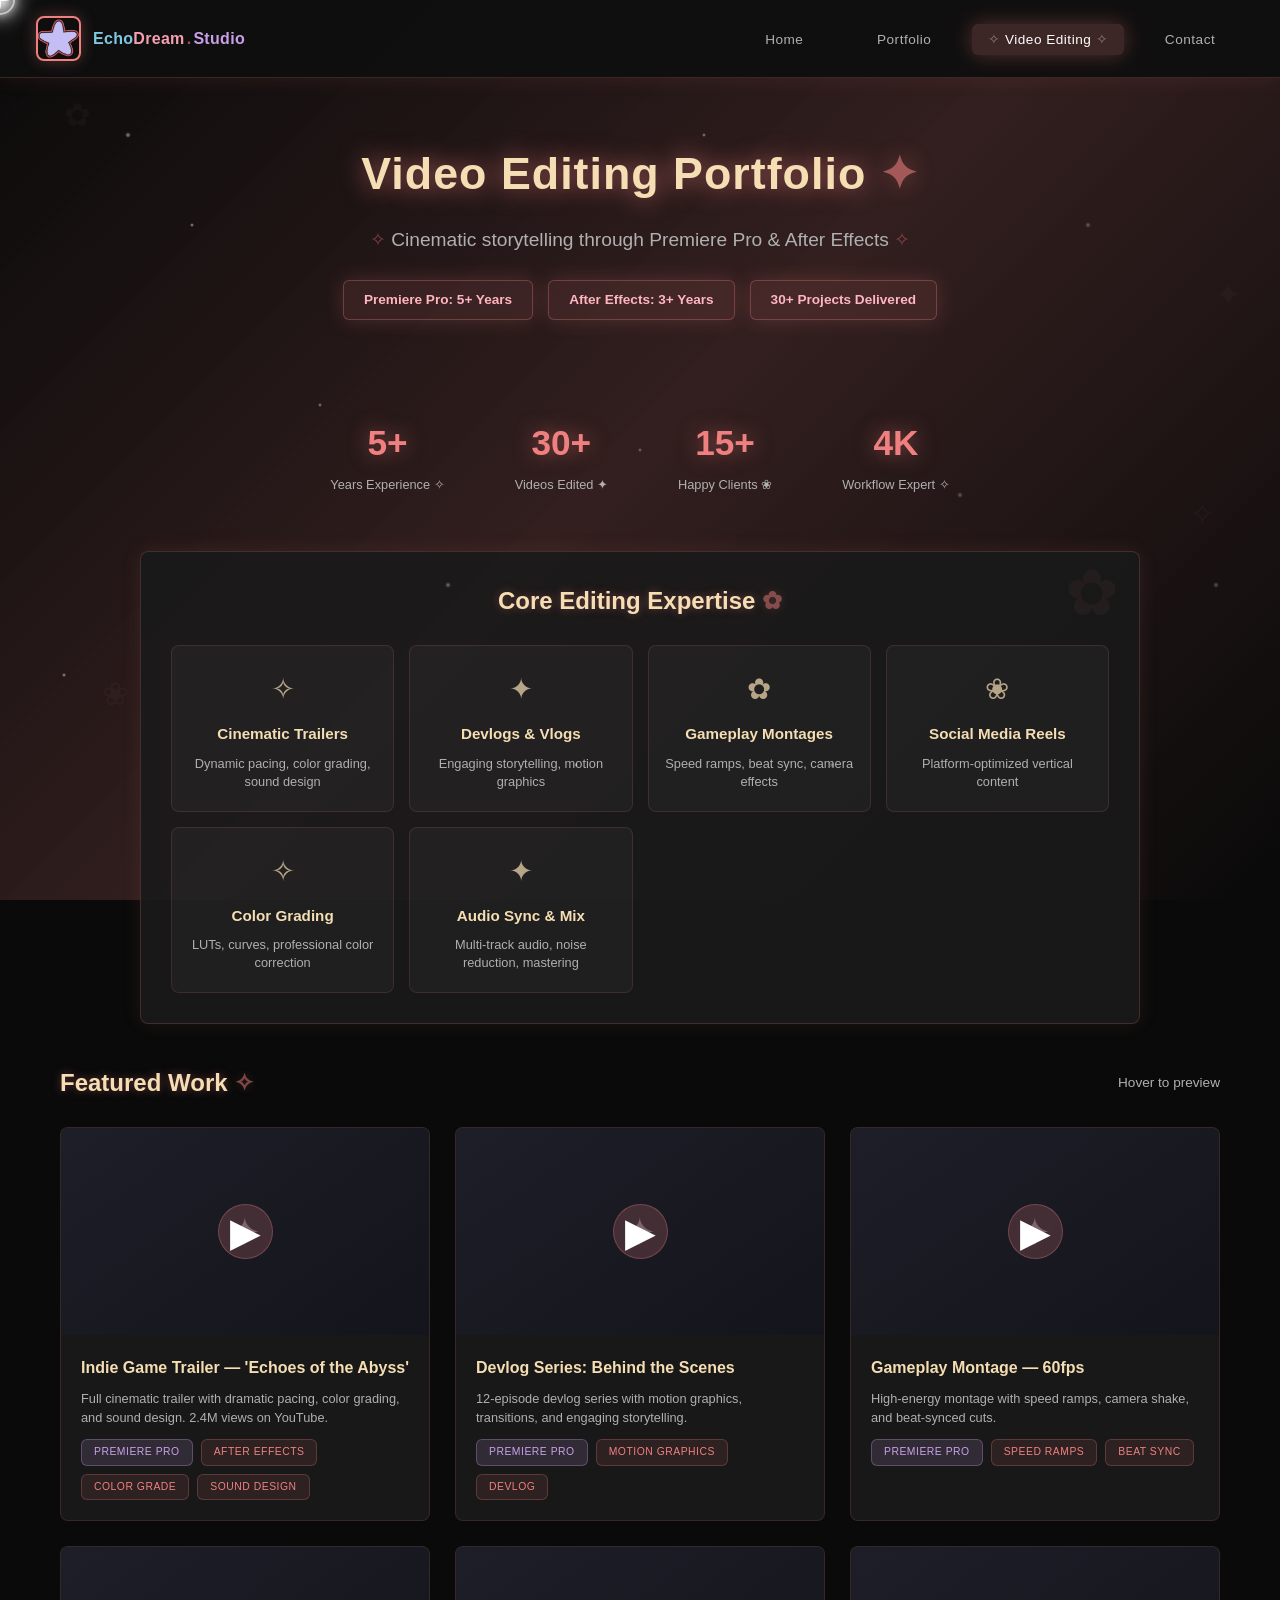
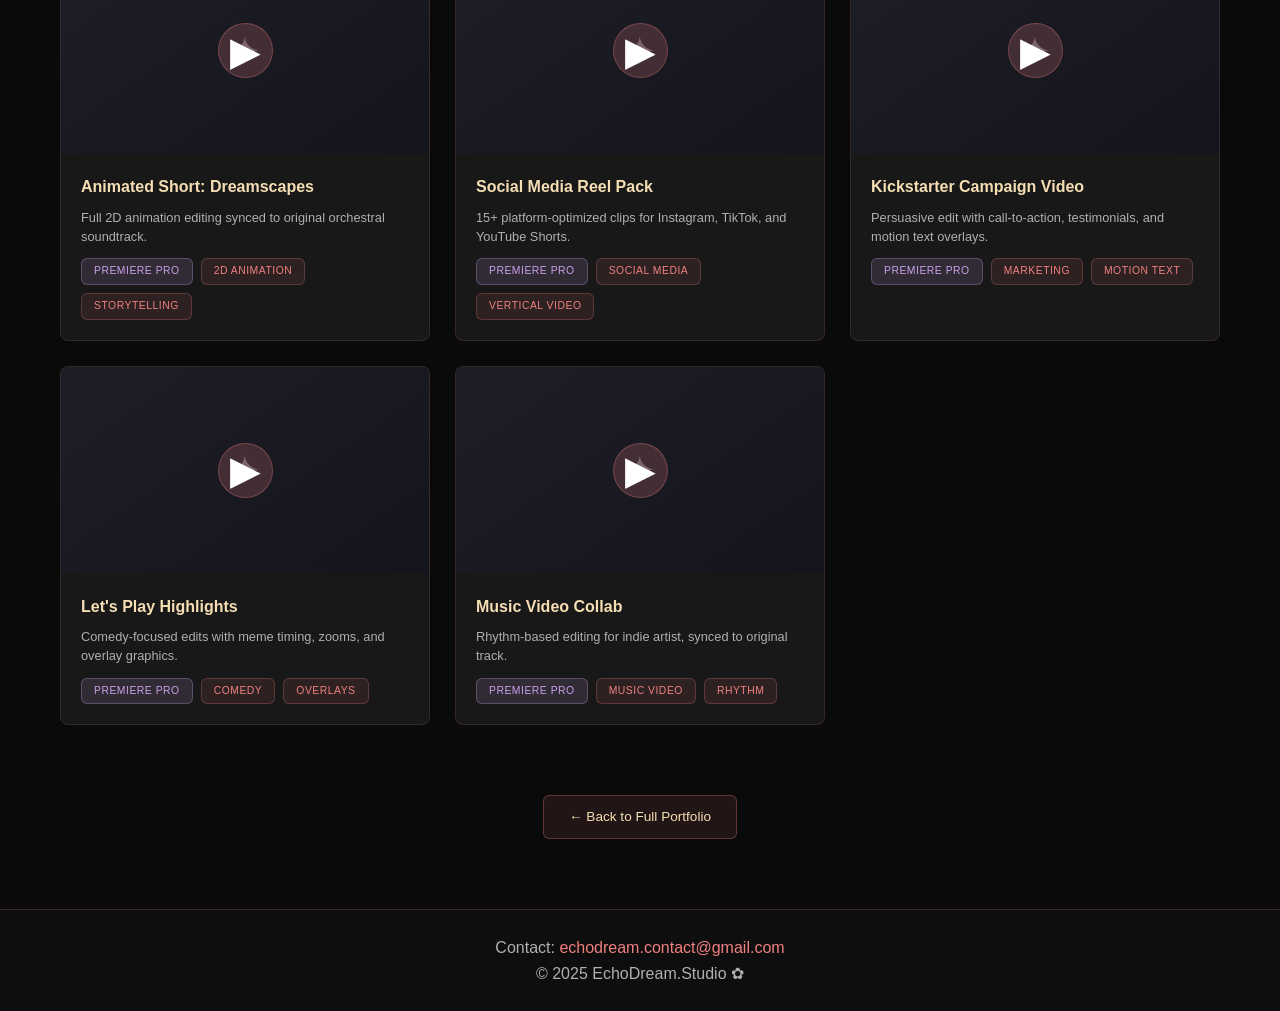
<file: Index.html>
<!DOCTYPE html>
<html lang="en">
<head>
    <meta charset="UTF-8">
    <meta name="viewport" content="width=device-width, initial-scale=1.0">
    <meta name="description" content="EchoDream.Studio - Video Editing Portfolio & Reel">
    <title>Video Editing Portfolio | EchoDream.Studio</title>
    <link rel="icon" type="image/png" href="sparkle.png" />
    <style>
        /* ==========================================================================
           CSS Reset & Base Styles
           ========================================================================== */
        * {
            margin: 0;
            padding: 0;
            box-sizing: border-box;
        }

        html {
            font-size: 16px;
            scroll-behavior: smooth;
            -webkit-font-smoothing: antialiased;
            -moz-osx-font-smoothing: grayscale;
        }

        body {
            font-family: 'Segoe UI', Tahoma, Geneva, Verdana, sans-serif;
            background: #0a0a0a;
            color: #f5deb3;
            line-height: 1.6;
            overflow-x: hidden;
            min-height: 100vh;
            position: relative;
            animation: fadeIn 0.5s ease;
            cursor: none;
        }

        @keyframes fadeIn {
            from { opacity: 0; }
            to { opacity: 1; }
        }

        /* Custom scrollbar */
        ::-webkit-scrollbar { width: 10px; }
        ::-webkit-scrollbar-track { background: #0a0a0a; }
        ::-webkit-scrollbar-thumb { background: rgba(240, 128, 128, 0.3); border-radius: 5px; }
        ::-webkit-scrollbar-thumb:hover { background: rgba(240, 128, 128, 0.5); }
        ::selection { background: rgba(240, 128, 128, 0.3); color: #fff; }

        /* ==========================================================================
           CUSTOM SPARKLE CURSOR
           ========================================================================== */
        .custom-cursor {
            position: fixed;
            pointer-events: none;
            z-index: 999999;
            width: 20px;
            height: 20px;
            transform: translate(-50%, -50%);
            filter: drop-shadow(0 0 10px rgba(255, 255, 255, 0.8));
        }

        .custom-cursor::before,
        .custom-cursor::after {
            content: '';
            position: absolute;
            top: 50%;
            left: 50%;
            transform: translate(-50%, -50%);
            background: white;
            border-radius: 50%;
            box-shadow: 0 0 10px 2px rgba(255, 255, 255, 0.9), 0 0 20px 6px rgba(255, 255, 255, 0.5);
        }

        .custom-cursor::before { width: 18px; height: 2px; }
        .custom-cursor::after { width: 2px; height: 18px; }

        .cursor-sparkle-ring {
            position: fixed;
            pointer-events: none;
            z-index: 999998;
            width: 30px;
            height: 30px;
            border: 2px solid rgba(255, 255, 255, 0.6);
            border-radius: 50%;
            transform: translate(-50%, -50%);
            animation: cursorRingPulse 2s ease-in-out infinite;
            box-shadow: 0 0 10px rgba(255, 255, 255, 0.4), inset 0 0 10px rgba(255, 255, 255, 0.2);
        }

        @keyframes cursorRingPulse {
            0%, 100% { transform: translate(-50%, -50%) scale(1); opacity: 0.6; }
            50% { transform: translate(-50%, -50%) scale(1.3); opacity: 0.3; }
        }

        /* ==========================================================================
           WHITE SPARKLE PARTICLES
           ========================================================================== */
        .sparkle-particle {
            position: fixed;
            pointer-events: none;
            z-index: 99999;
            border-radius: 50%;
            background: radial-gradient(circle, rgba(255, 255, 255, 1) 0%, rgba(255, 255, 255, 0.8) 40%, transparent 70%);
            animation: sparkleParticleFade 0.6s ease-out forwards;
            box-shadow: 0 0 6px 2px rgba(255, 255, 255, 0.8), 0 0 12px 4px rgba(255, 255, 255, 0.4);
        }

        @keyframes sparkleParticleFade {
            0% { transform: scale(0); opacity: 1; }
            50% { transform: scale(1.5); opacity: 0.8; }
            100% { transform: scale(0); opacity: 0; }
        }

        .sparkle-star {
            position: fixed;
            pointer-events: none;
            z-index: 99998;
            width: 4px;
            height: 4px;
            animation: sparkleStarFade 0.7s ease-out forwards;
        }

        .sparkle-star::before,
        .sparkle-star::after {
            content: '';
            position: absolute;
            top: 50%;
            left: 50%;
            transform: translate(-50%, -50%);
            background: white;
            border-radius: 50%;
            box-shadow: 0 0 4px 1px rgba(255, 255, 255, 0.9);
        }

        .sparkle-star::before { width: 10px; height: 2px; }
        .sparkle-star::after { width: 2px; height: 10px; }

        @keyframes sparkleStarFade {
            0% { transform: scale(0) rotate(0deg); opacity: 1; }
            100% { transform: scale(2) rotate(90deg); opacity: 0; }
        }

        .sparkle-diamond {
            position: fixed;
            pointer-events: none;
            z-index: 99997;
            width: 6px;
            height: 6px;
            background: white;
            transform: rotate(45deg);
            animation: sparkleDiamondFade 0.5s ease-out forwards;
            box-shadow: 0 0 8px 2px rgba(255, 255, 255, 0.7);
        }

        @keyframes sparkleDiamondFade {
            0% { transform: rotate(45deg) scale(0); opacity: 1; }
            100% { transform: rotate(135deg) scale(2); opacity: 0; }
        }

        /* Static sparkle overlay */
        body::before {
            content: '';
            position: fixed;
            top: 0; left: 0; width: 100%; height: 100%;
            pointer-events: none; z-index: 9999;
            background-image: 
                radial-gradient(2px 2px at 15% 25%, rgba(255,255,255,0.6), transparent),
                radial-gradient(3px 3px at 35% 65%, rgba(255,255,255,0.4), transparent),
                radial-gradient(2px 2px at 55% 15%, rgba(255,255,255,0.5), transparent),
                radial-gradient(3px 3px at 75% 55%, rgba(255,255,255,0.3), transparent),
                radial-gradient(2px 2px at 5% 75%, rgba(255,255,255,0.6), transparent),
                radial-gradient(3px 3px at 65% 85%, rgba(255,255,255,0.4), transparent),
                radial-gradient(2px 2px at 25% 45%, rgba(255,255,255,0.5), transparent),
                radial-gradient(3px 3px at 85% 25%, rgba(255,255,255,0.3), transparent),
                radial-gradient(2px 2px at 45% 85%, rgba(255,255,255,0.5), transparent),
                radial-gradient(3px 3px at 95% 65%, rgba(255,255,255,0.3), transparent),
                radial-gradient(2px 2px at 50% 50%, rgba(255,255,255,0.4), transparent),
                radial-gradient(3px 3px at 10% 15%, rgba(255,255,255,0.5), transparent);
            animation: sparkleTwinkle 2s ease-in-out infinite;
        }

        @keyframes sparkleTwinkle {
            0%, 100% { opacity: 0.2; }
            50% { opacity: 0.7; }
        }

        /* ==========================================================================
           Background Video
           ========================================================================== */
        .background-video {
            position: fixed;
            top: 0; left: 0; width: 100%; height: 100%;
            z-index: -1; overflow: hidden; pointer-events: none;
        }

        .background-video iframe {
            position: absolute;
            top: 50%; left: 50%;
            width: 130vw; height: 130vh;
            transform: translate(-50%, -50%);
            pointer-events: none;
            border: none;
            filter: brightness(0.3);
        }

        .background-video::after {
            content: '';
            position: absolute;
            top: 0; left: 0; width: 100%; height: 100%;
            background: linear-gradient(135deg, 
                rgba(10, 10, 10, 0.88) 0%,
                rgba(240, 128, 128, 0.18) 50%,
                rgba(10, 10, 10, 0.88) 100%);
            animation: overlayPulse 8s ease-in-out infinite;
        }

        @keyframes overlayPulse {
            0%, 100% { opacity: 1; }
            50% { opacity: 0.85; }
        }

        /* ==========================================================================
           Header & Navigation
           ========================================================================== */
        .HE {
            display: flex; justify-content: space-between; align-items: center;
            padding: 0.75rem 2rem;
            background: rgba(15,15,15,0.95);
            border-bottom: 1px solid rgba(240, 128, 128, 0.2);
            position: sticky; top: 0; z-index: 1000;
            box-shadow: 0 0 20px rgba(240, 128, 128, 0.1);
        }

        .logo-container {
            display: flex; align-items: center; gap: 12px;
            text-decoration: none; color: #f5deb3;
            padding: 4px 12px 4px 4px;
            border-radius: 8px;
            transition: all 0.3s ease;
        }

        .logo-container:hover {
            background: rgba(240, 128, 128, 0.1);
            box-shadow: 0 0 15px rgba(240, 128, 128, 0.2);
        }

        .logo-img-wrapper {
            width: 45px; height: 45px;
            border-radius: 8px;
            border: 2px solid #f08080;
            box-shadow: 0 0 15px rgba(240, 128, 128, 0.3);
            display: flex;
            align-items: center;
            justify-content: center;
            overflow: hidden;
        }

        .logo-img-wrapper img {
            width: 100%; height: 100%;
            object-fit: cover;
        }

        .logo-text {
            font-weight: 600;
            font-size: 1rem;
            letter-spacing: 0.3px;
        }

        .logo-text .echo { color: #7ec8e3; }
        .logo-text .dream { color: #f5a0b0; }
        .logo-text .studio { color: #c9a0e8; }
        .logo-text .dot { color: #f08080; opacity: 0.6; margin: 0 2px; }

        .nav-links ul {
            display: flex; list-style: none; gap: 0.5rem;
            align-items: center; margin: 0; padding: 0;
        }

        .nav-links a {
            color: #b0b0b0; text-decoration: none;
            padding: 0.5rem 1rem; border-radius: 6px;
            font-size: 0.85rem; transition: all 0.3s ease;
            cursor: none; position: relative;
            font-weight: 500;
            letter-spacing: 0.5px;
        }

        .nav-links a::before { content: '✧ '; opacity: 0; transition: opacity 0.3s ease; }
        .nav-links a::after { content: ' ✧'; opacity: 0; transition: opacity 0.3s ease; }
        .nav-links a:hover::before,
        .nav-links a:hover::after,
        .nav-links a.current-page::before,
        .nav-links a.current-page::after { opacity: 0.4; }

        .nav-links a:hover, .nav-links a.current-page {
            color: #fff; background: rgba(240, 128, 128, 0.1);
            box-shadow: 0 0 10px rgba(240, 128, 128, 0.2);
            transform: translateY(-1px);
        }

        .nav-links a.current-page {
            background: rgba(240, 128, 128, 0.2);
            box-shadow: 0 0 20px rgba(240, 128, 128, 0.3);
        }

        /* ==========================================================================
           Video Editing Specific Styles
           ========================================================================== */
        .editing-hero {
            text-align: center;
            padding: 60px 20px 40px;
        }

        .editing-hero h1 {
            font-size: 2.8rem;
            text-shadow: 0 0 25px rgba(240, 128, 128, 0.7);
            letter-spacing: 1px;
            margin-bottom: 15px;
            color: #f5deb3;
        }

        .editing-hero h1::after { content: ' ✦'; color: #f08080; opacity: 0.6; }

        .editing-hero .subtitle {
            color: #b0b0b0;
            font-size: 1.2rem;
            margin-bottom: 10px;
        }

        .editing-hero .subtitle::before { content: '✧ '; color: #f08080; opacity: 0.4; }
        .editing-hero .subtitle::after { content: ' ✧'; color: #f08080; opacity: 0.4; }

        .badge-container {
            display: flex;
            justify-content: center;
            gap: 15px;
            flex-wrap: wrap;
            margin-top: 25px;
        }

        .badge {
            padding: 8px 20px;
            border-radius: 6px;
            font-weight: 600;
            font-size: 0.85rem;
            background: rgba(240, 128, 128, 0.1);
            border: 1px solid rgba(240, 128, 128, 0.3);
            color: #ffb6c1;
            box-shadow: 0 0 20px rgba(240, 128, 128, 0.2);
            transition: all 0.3s ease;
        }

        .badge:hover {
            background: rgba(240, 128, 128, 0.2);
            box-shadow: 0 0 30px rgba(240, 128, 128, 0.4);
            transform: translateY(-2px);
        }

        .stats-bar {
            display: flex;
            justify-content: center;
            gap: 40px;
            flex-wrap: wrap;
            margin: 40px auto;
            max-width: 800px;
            padding: 0 20px;
        }

        .stat {
            text-align: center;
            padding: 15px;
            border-radius: 8px;
            transition: all 0.3s ease;
        }

        .stat:hover {
            background: rgba(240, 128, 128, 0.05);
            transform: translateY(-3px);
        }

        .stat-number {
            font-size: 2.2rem;
            font-weight: 700;
            color: #f08080;
            text-shadow: 0 0 20px rgba(240, 128, 128, 0.5);
        }

        .stat-label {
            color: #b0b0b0;
            font-size: 0.8rem;
            margin-top: 4px;
        }

        .expertise-section {
            max-width: 1000px;
            margin: 40px auto;
            padding: 30px;
            background: rgba(26, 26, 26, 0.9);
            border-radius: 8px;
            border: 1px solid rgba(240, 128, 128, 0.2);
            box-shadow: 0 0 20px rgba(240, 128, 128, 0.1);
            position: relative;
            overflow: hidden;
        }

        .expertise-section::before {
            content: '✿';
            position: absolute;
            top: -10px;
            right: 20px;
            font-size: 4rem;
            opacity: 0.05;
            color: #f08080;
        }

        .expertise-section h2 {
            text-align: center;
            margin-bottom: 25px;
            text-shadow: 0 0 10px rgba(240, 128, 128, 0.4);
            font-size: 1.5rem;
            color: #f5deb3;
        }

        .expertise-section h2::after { content: ' ✿'; color: #f08080; opacity: 0.5; }

        .expertise-grid {
            display: grid;
            grid-template-columns: repeat(auto-fit, minmax(200px, 1fr));
            gap: 15px;
        }

        .expertise-item {
            background: rgba(255, 255, 255, 0.03);
            padding: 20px 15px;
            border-radius: 8px;
            text-align: center;
            border: 1px solid rgba(240, 128, 128, 0.15);
            transition: all 0.3s ease;
        }

        .expertise-item:hover {
            background: rgba(240, 128, 128, 0.08);
            border-color: rgba(240, 128, 128, 0.3);
            transform: translateY(-3px);
        }

        .expertise-item .icon {
            font-size: 1.8rem;
            margin-bottom: 10px;
            opacity: 0.7;
        }

        .expertise-item h3 {
            font-size: 0.95rem;
            margin-bottom: 8px;
            color: #f5deb3;
        }

        .expertise-item p {
            color: #b0b0b0;
            font-size: 0.8rem;
            line-height: 1.4;
        }

        .video-showcase {
            max-width: 1200px;
            margin: 40px auto;
            padding: 0 20px;
        }

        .showcase-header {
            display: flex;
            justify-content: space-between;
            align-items: center;
            flex-wrap: wrap;
            margin-bottom: 25px;
            gap: 10px;
        }

        .showcase-header h2 {
            font-size: 1.5rem;
            text-shadow: 0 0 10px rgba(240, 128, 128, 0.4);
            color: #f5deb3;
        }

        .showcase-header h2::after { content: ' ✧'; color: #f08080; opacity: 0.5; }

        .video-grid {
            display: grid;
            grid-template-columns: repeat(auto-fit, minmax(280px, 1fr));
            gap: 25px;
        }

        .video-card {
            background: rgba(26, 26, 26, 0.9);
            border-radius: 8px;
            overflow: hidden;
            border: 1px solid rgba(240, 128, 128, 0.15);
            transition: all 0.3s ease;
            cursor: none;
            position: relative;
        }

        .video-card::before {
            content: '';
            position: absolute;
            top: 0;
            left: 0;
            right: 0;
            height: 3px;
            background: linear-gradient(90deg, #f08080, #ffb6c1);
            opacity: 0;
            transition: opacity 0.3s ease;
            z-index: 1;
        }

        .video-card:hover::before { opacity: 1; }

        .video-card:hover {
            transform: translateY(-5px);
            border-color: #f08080;
            box-shadow: 0 12px 30px rgba(240, 128, 128, 0.15);
        }

        .video-thumb {
            aspect-ratio: 16/9;
            background: linear-gradient(145deg, #1e1e28, #14141c);
            display: flex;
            align-items: center;
            justify-content: center;
            font-size: 2.5rem;
            position: relative;
            color: rgba(255, 255, 255, 0.3);
        }

        .video-thumb .play-overlay {
            position: absolute;
            width: 55px;
            height: 55px;
            background: rgba(240, 128, 128, 0.2);
            border: 1px solid rgba(240, 128, 128, 0.3);
            border-radius: 50%;
            display: flex;
            align-items: center;
            justify-content: center;
            color: #fff;
            transition: all 0.3s ease;
        }

        .video-card:hover .play-overlay {
            background: rgba(240, 128, 128, 0.4);
            box-shadow: 0 0 20px rgba(240, 128, 128, 0.3);
        }

        .video-info {
            padding: 20px;
        }

        .video-info h3 {
            font-size: 1rem;
            margin-bottom: 8px;
            color: #f5deb3;
        }

        .video-info p {
            color: #b0b0b0;
            font-size: 0.8rem;
            margin-bottom: 12px;
            line-height: 1.5;
        }

        .video-tags {
            display: flex;
            flex-wrap: wrap;
            gap: 8px;
        }

        .video-tag {
            padding: 4px 12px;
            border-radius: 6px;
            font-size: 0.65rem;
            background: rgba(240, 128, 128, 0.1);
            color: #f08080;
            border: 1px solid rgba(240, 128, 128, 0.25);
            text-transform: uppercase;
            letter-spacing: 0.5px;
        }

        .video-tag.premiere {
            background: rgba(201, 160, 232, 0.15);
            color: #c9a0e8;
            border-color: rgba(201, 160, 232, 0.3);
        }

        .back-btn {
            display: inline-block;
            margin: 30px auto;
            padding: 10px 25px;
            border-radius: 6px;
            background: rgba(240, 128, 128, 0.1);
            border: 1px solid rgba(240, 128, 128, 0.3);
            color: #f5deb3;
            text-decoration: none;
            font-weight: 500;
            font-size: 0.85rem;
            transition: all 0.3s ease;
            cursor: none;
        }

        .back-btn:hover {
            background: rgba(240, 128, 128, 0.2);
            box-shadow: 0 0 30px rgba(240, 128, 128, 0.3);
            transform: translateY(-2px);
        }

        footer {
            background: rgba(15, 15, 15, 0.9);
            padding: 25px 15px;
            margin-top: 40px;
            border-top: 1px solid rgba(240, 128, 128, 0.2);
            text-align: center;
            color: #b0b0b0;
        }

        footer a {
            color: #f08080;
            text-decoration: none;
        }

        footer a:hover {
            text-shadow: 0 0 10px rgba(240, 128, 128, 0.5);
        }

        .floating-deco {
            position: fixed;
            pointer-events: none;
            z-index: 0;
            opacity: 0.03;
            font-size: 2rem;
            animation: float 20s ease-in-out infinite;
        }

        @keyframes float {
            0%, 100% { transform: translateY(0px) rotate(0deg); }
            50% { transform: translateY(-20px) rotate(10deg); }
        }

        @media (max-width: 768px) {
            .editing-hero h1 { font-size: 2rem; }
            .stats-bar { gap: 20px; }
            .HE { padding: 0.75rem 1rem; }
            .nav-links { display: none; }
        }
    </style>
</head>
<body>
    <!-- Floating Decorative Elements -->
    <div class="floating-deco" style="top:10%;left:5%;animation-delay:0s;">✿</div>
    <div class="floating-deco" style="top:30%;right:3%;animation-delay:-5s;">✦</div>
    <div class="floating-deco" style="bottom:20%;left:8%;animation-delay:-10s;">❀</div>
    <div class="floating-deco" style="bottom:40%;right:5%;animation-delay:-15s;">✧</div>

    <div class="custom-cursor" id="custom-cursor"></div>
    <div class="cursor-sparkle-ring" id="cursor-ring"></div>

    <!-- Background video -->
    <div class="background-video">
        <iframe src="https://www.youtube.com/embed/P8DQjFX8OB8?autoplay=1&mute=1&controls=0&loop=1&playlist=P8DQjFX8OB8&rel=0&showinfo=0&modestbranding=1&iv_load_policy=3&disablekb=1&fs=0&playsinline=1" frameborder="0" allow="autoplay; encrypted-media" allowfullscreen></iframe>
    </div>

    <header>
        <div class="HE">
            <a href="index.html" class="logo-container">
                <div class="logo-img-wrapper">
                    <img src="logostar.png" alt="EchoDream" onerror="this.style.display='none';this.parentElement.innerHTML='<span style=color:#f08080;font-size:1.5rem;>✦</span>'">
                </div>
                <span class="logo-text">
                    <span class="echo">Echo</span><span class="dream">Dream</span><span class="dot">.</span><span class="studio">Studio</span>
                </span>
            </a>
            <nav class="nav-links">
                <ul>
                    <li><a href="index.html">Home</a></li>
                    <li><a href="portfolio.html">Portfolio</a></li>
                    <li><a href="EditingPortfolio.html" class="current-page">Video Editing</a></li>
                    <li><a href="contact.html">Contact</a></li>
                </ul>
            </nav>
        </div>
    </header>

    <main>
        <div class="editing-hero">
            <h1>Video Editing Portfolio</h1>
            <p class="subtitle">Cinematic storytelling through Premiere Pro & After Effects</p>
            <div class="badge-container">
                <span class="badge">Premiere Pro: 5+ Years</span>
                <span class="badge">After Effects: 3+ Years</span>
                <span class="badge">30+ Projects Delivered</span>
            </div>
        </div>

        <div class="stats-bar">
            <div class="stat"><div class="stat-number">5+</div><div class="stat-label">Years Experience ✧</div></div>
            <div class="stat"><div class="stat-number">30+</div><div class="stat-label">Videos Edited ✦</div></div>
            <div class="stat"><div class="stat-number">15+</div><div class="stat-label">Happy Clients ❀</div></div>
            <div class="stat"><div class="stat-number">4K</div><div class="stat-label">Workflow Expert ✧</div></div>
        </div>

        <div class="expertise-section">
            <h2>Core Editing Expertise</h2>
            <div class="expertise-grid">
                <div class="expertise-item"><div class="icon">✧</div><h3>Cinematic Trailers</h3><p>Dynamic pacing, color grading, sound design</p></div>
                <div class="expertise-item"><div class="icon">✦</div><h3>Devlogs & Vlogs</h3><p>Engaging storytelling, motion graphics</p></div>
                <div class="expertise-item"><div class="icon">✿</div><h3>Gameplay Montages</h3><p>Speed ramps, beat sync, camera effects</p></div>
                <div class="expertise-item"><div class="icon">❀</div><h3>Social Media Reels</h3><p>Platform-optimized vertical content</p></div>
                <div class="expertise-item"><div class="icon">✧</div><h3>Color Grading</h3><p>LUTs, curves, professional color correction</p></div>
                <div class="expertise-item"><div class="icon">✦</div><h3>Audio Sync & Mix</h3><p>Multi-track audio, noise reduction, mastering</p></div>
            </div>
        </div>

        <div class="video-showcase">
            <div class="showcase-header">
                <h2>Featured Work</h2>
                <span style="color: #b0b0b0; font-size: 0.85rem;">Hover to preview</span>
            </div>
            <div class="video-grid" id="videoGrid"></div>
        </div>

        <div style="text-align: center;">
            <a href="portfolio.html" class="back-btn">← Back to Full Portfolio</a>
        </div>
    </main>

    <footer>
        <p>Contact: <a href="mailto:echodream.contact@gmail.com">echodream.contact@gmail.com</a></p>
        <p>© 2025 EchoDream.Studio ✿</p>
    </footer>

    <script>
        // ==========================================================================
        // CUSTOM CURSOR
        // ==========================================================================
        const customCursor = document.getElementById('custom-cursor');
        const cursorRing = document.getElementById('cursor-ring');
        document.addEventListener('mousemove', (e) => {
            customCursor.style.left = e.clientX + 'px';
            customCursor.style.top = e.clientY + 'px';
            cursorRing.style.left = e.clientX + 'px';
            cursorRing.style.top = e.clientY + 'px';
        });

        // ==========================================================================
        // WHITE SPARKLE PARTICLE SYSTEM
        // ==========================================================================
        const SparkleSystem = {
            enabled: true,
            lastSparkleTime: 0,
            sparkleInterval: 100,
            
            init() {
                document.addEventListener('mousemove', (e) => this.onMouseMove(e));
                document.addEventListener('touchmove', (e) => this.onTouchMove(e), { passive: true });
                document.addEventListener('visibilitychange', () => {
                    this.enabled = !document.hidden;
                });
            },
            
            onMouseMove(e) {
                if (!this.enabled || document.hidden) return;
                
                const now = performance.now();
                if (now - this.lastSparkleTime < this.sparkleInterval) return;
                this.lastSparkleTime = now;
                
                this.createSparkle(e.clientX, e.clientY);
            },
            
            onTouchMove(e) {
                if (!this.enabled) return;
                
                const now = performance.now();
                if (now - this.lastSparkleTime < this.sparkleInterval * 2) return;
                this.lastSparkleTime = now;
                
                const touch = e.touches[0];
                this.createSparkle(touch.clientX, touch.clientY);
            },
            
            createSparkle(x, y) {
                const type = Math.random();
                
                if (type < 0.4) {
                    this.createParticle(x, y);
                } else if (type < 0.7) {
                    this.createStar(x, y);
                } else {
                    this.createDiamond(x, y);
                }
            },
            
            createParticle(x, y) {
                const particle = document.createElement('div');
                particle.className = 'sparkle-particle';
                
                const size = 3 + Math.random() * 5;
                const offsetX = (Math.random() - 0.5) * 30;
                const offsetY = (Math.random() - 0.5) * 30;
                
                particle.style.left = (x + offsetX) + 'px';
                particle.style.top = (y + offsetY) + 'px';
                particle.style.width = size + 'px';
                particle.style.height = size + 'px';
                
                document.body.appendChild(particle);
                
                setTimeout(() => {
                    if (particle.parentNode) particle.remove();
                }, 800);
            },
            
            createStar(x, y) {
                const star = document.createElement('div');
                star.className = 'sparkle-star';
                
                const size = 4 + Math.random() * 6;
                const offsetX = (Math.random() - 0.5) * 25;
                const offsetY = (Math.random() - 0.5) * 25;
                
                star.style.left = (x + offsetX) + 'px';
                star.style.top = (y + offsetY) + 'px';
                star.style.width = size + 'px';
                star.style.height = size + 'px';
                
                document.body.appendChild(star);
                
                setTimeout(() => {
                    if (star.parentNode) star.remove();
                }, 900);
            },
            
            createDiamond(x, y) {
                const diamond = document.createElement('div');
                diamond.className = 'sparkle-diamond';
                
                const size = 4 + Math.random() * 4;
                const offsetX = (Math.random() - 0.5) * 20;
                const offsetY = (Math.random() - 0.5) * 20;
                
                diamond.style.left = (x + offsetX) + 'px';
                diamond.style.top = (y + offsetY) + 'px';
                diamond.style.width = size + 'px';
                diamond.style.height = size + 'px';
                
                document.body.appendChild(diamond);
                
                setTimeout(() => {
                    if (diamond.parentNode) diamond.remove();
                }, 700);
            }
        };

        SparkleSystem.init();

        // ==========================================================================
        // VIDEO EDITING PORTFOLIO DATA
        // ==========================================================================
        const editingVideos = [
            {
                title: "Indie Game Trailer — 'Echoes of the Abyss'",
                desc: "Full cinematic trailer with dramatic pacing, color grading, and sound design. 2.4M views on YouTube.",
                tags: ["Premiere Pro", "After Effects", "Color Grade", "Sound Design"],
                premiere: true
            },
            {
                title: "Devlog Series: Behind the Scenes",
                desc: "12-episode devlog series with motion graphics, transitions, and engaging storytelling.",
                tags: ["Premiere Pro", "Motion Graphics", "Devlog"],
                premiere: true
            },
            {
                title: "Gameplay Montage — 60fps",
                desc: "High-energy montage with speed ramps, camera shake, and beat-synced cuts.",
                tags: ["Premiere Pro", "Speed Ramps", "Beat Sync"],
                premiere: true
            },
            {
                title: "Animated Short: Dreamscapes",
                desc: "Full 2D animation editing synced to original orchestral soundtrack.",
                tags: ["Premiere Pro", "2D Animation", "Storytelling"],
                premiere: false
            },
            {
                title: "Social Media Reel Pack",
                desc: "15+ platform-optimized clips for Instagram, TikTok, and YouTube Shorts.",
                tags: ["Premiere Pro", "Social Media", "Vertical Video"],
                premiere: true
            },
            {
                title: "Kickstarter Campaign Video",
                desc: "Persuasive edit with call-to-action, testimonials, and motion text overlays.",
                tags: ["Premiere Pro", "Marketing", "Motion Text"],
                premiere: true
            },
            {
                title: "Let's Play Highlights",
                desc: "Comedy-focused edits with meme timing, zooms, and overlay graphics.",
                tags: ["Premiere Pro", "Comedy", "Overlays"],
                premiere: false
            },
            {
                title: "Music Video Collab",
                desc: "Rhythm-based editing for indie artist, synced to original track.",
                tags: ["Premiere Pro", "Music Video", "Rhythm"],
                premiere: false
            }
        ];

        function renderVideos() {
            const grid = document.getElementById('videoGrid');
            grid.innerHTML = editingVideos.map(v => `
                <div class="video-card">
                    <div class="video-thumb">
                        <span>✦</span>
                        <div class="play-overlay">▶</div>
                    </div>
                    <div class="video-info">
                        <h3>${v.title}</h3>
                        <p>${v.desc}</p>
                        <div class="video-tags">
                            ${v.tags.map(t => `<span class="video-tag ${t === 'Premiere Pro' ? 'premiere' : ''}">${t}</span>`).join('')}
                        </div>
                    </div>
                </div>
            `).join('');
        }
        
        renderVideos();
    </script>
</body>
</html>
</file>
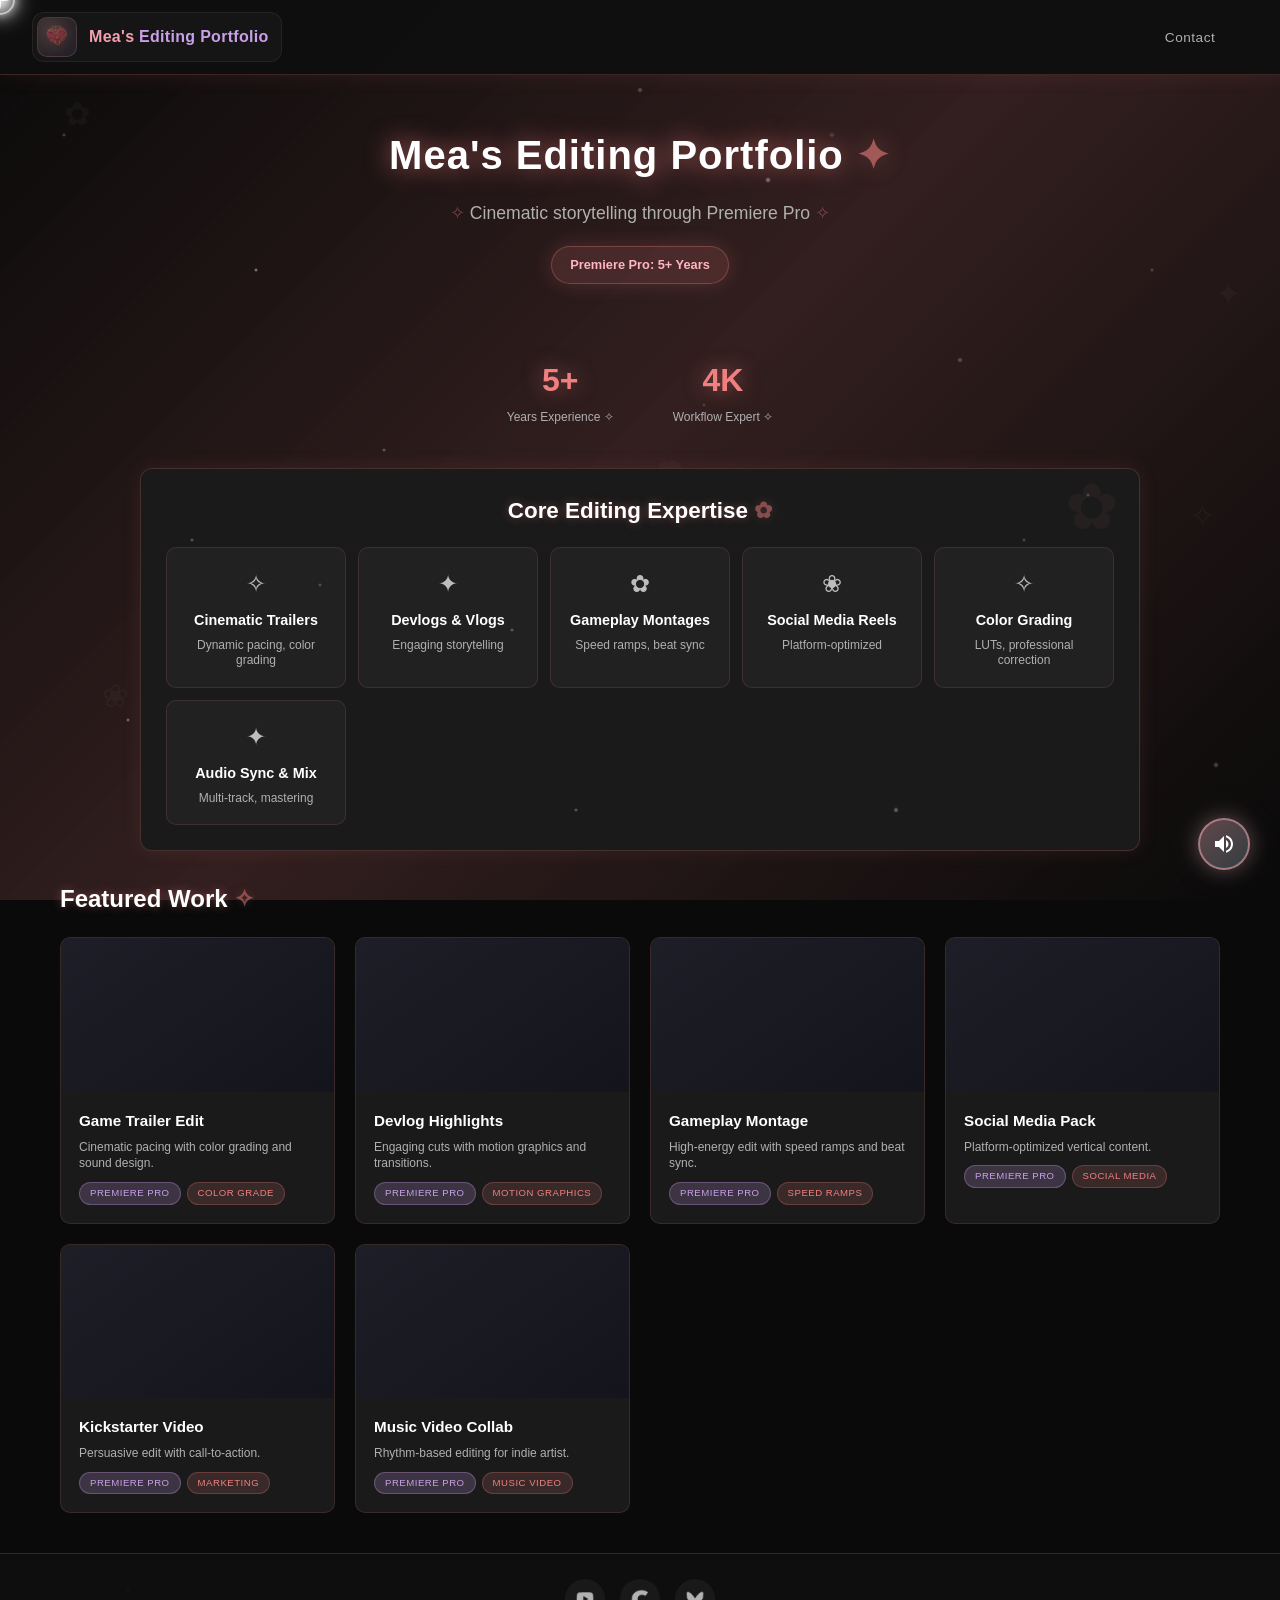
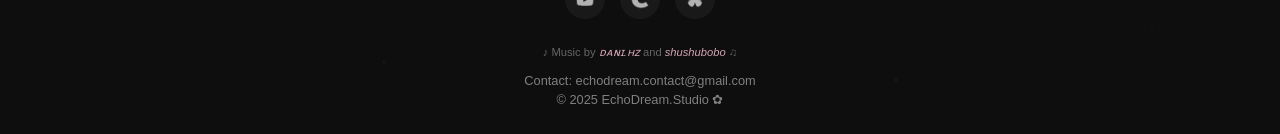
<file: index.html>
<!DOCTYPE html>
<html lang="en">
<head>
    <meta charset="UTF-8">
    <meta name="viewport" content="width=device-width, initial-scale=1.0">
    <meta name="description" content="Mea's Video Editing Portfolio & Reel">
    <title>Mea's Editing Portfolio</title>
    <link rel="icon" type="image/png" href="heart6.png" />
    <style>
        :root { --bg: #0a0a0a; --bg2: #1a1a1a; --text: #fff; --text2: #b0b0b0; --accent: #f08080; --accent2: #c9a0e8; --border: rgba(255,255,255,0.1); }
        * { margin: 0; padding: 0; box-sizing: border-box; }
        body { font-family: 'Inter', sans-serif; background: var(--bg); color: var(--text); line-height: 1.5; overflow-x: hidden; cursor: none; }

        .custom-cursor { position: fixed; pointer-events: none; z-index: 999999; width: 20px; height: 20px; transform: translate(-50%, -50%); filter: drop-shadow(0 0 10px rgba(255,255,255,0.8)); }
        .custom-cursor::before, .custom-cursor::after { content: ''; position: absolute; top: 50%; left: 50%; transform: translate(-50%, -50%); background: white; border-radius: 50%; box-shadow: 0 0 10px 2px rgba(255,255,255,0.9), 0 0 20px 6px rgba(255,255,255,0.5); }
        .custom-cursor::before { width: 18px; height: 2px; }
        .custom-cursor::after { width: 2px; height: 18px; }
        .cursor-sparkle-ring { position: fixed; pointer-events: none; z-index: 999998; width: 30px; height: 30px; border: 2px solid rgba(255,255,255,0.6); border-radius: 50%; transform: translate(-50%, -50%); animation: cursorRingPulse 2s ease-in-out infinite; box-shadow: 0 0 10px rgba(255,255,255,0.4), inset 0 0 10px rgba(255,255,255,0.2); }
        @keyframes cursorRingPulse { 0%, 100% { transform: translate(-50%, -50%) scale(1); opacity: 0.6; } 50% { transform: translate(-50%, -50%) scale(1.3); opacity: 0.3; } }

        body::before { content: ''; position: fixed; top: 0; left: 0; width: 100%; height: 100%; pointer-events: none; z-index: 9999; background-image: radial-gradient(2px 2px at 20% 30%, rgba(255,255,255,0.6), transparent), radial-gradient(2px 2px at 40% 70%, rgba(255,255,255,0.4), transparent), radial-gradient(3px 3px at 60% 20%, rgba(255,255,255,0.5), transparent), radial-gradient(2px 2px at 80% 60%, rgba(255,255,255,0.3), transparent), radial-gradient(2px 2px at 10% 80%, rgba(255,255,255,0.5), transparent), radial-gradient(3px 3px at 70% 90%, rgba(255,255,255,0.4), transparent), radial-gradient(2px 2px at 30% 50%, rgba(255,255,255,0.4), transparent), radial-gradient(2px 2px at 90% 30%, rgba(255,255,255,0.3), transparent), radial-gradient(3px 3px at 50% 10%, rgba(255,255,255,0.3), transparent), radial-gradient(2px 2px at 15% 60%, rgba(255,255,255,0.4), transparent), radial-gradient(3px 3px at 75% 40%, rgba(255,255,255,0.3), transparent), radial-gradient(2px 2px at 45% 90%, rgba(255,255,255,0.4), transparent), radial-gradient(2px 2px at 5% 15%, rgba(255,255,255,0.3), transparent), radial-gradient(3px 3px at 95% 85%, rgba(255,255,255,0.3), transparent), radial-gradient(2px 2px at 55% 45%, rgba(255,255,255,0.2), transparent), radial-gradient(2px 2px at 25% 65%, rgba(255,255,255,0.3), transparent), radial-gradient(3px 3px at 65% 15%, rgba(255,255,255,0.2), transparent), radial-gradient(2px 2px at 85% 55%, rgba(255,255,255,0.3), transparent); animation: sparkleTwinkle 3s ease-in-out infinite; }
        @keyframes sparkleTwinkle { 0%, 100% { opacity: 0.2; } 50% { opacity: 0.8; } }

        .sparkle-particle { position: fixed; pointer-events: none; z-index: 99999; border-radius: 50%; background: radial-gradient(circle, rgba(255,255,255,1) 0%, rgba(255,255,255,0.8) 40%, transparent 70%); animation: particleFade 0.6s ease-out forwards; box-shadow: 0 0 6px 2px rgba(255,255,255,0.8), 0 0 12px 4px rgba(255,255,255,0.4); }
        @keyframes particleFade { 0% { transform: scale(0); opacity: 1; } 50% { transform: scale(1.5); opacity: 0.8; } 100% { transform: scale(0); opacity: 0; } }
        .sparkle-star { position: fixed; pointer-events: none; z-index: 99998; width: 4px; height: 4px; animation: starFade 0.7s ease-out forwards; }
        .sparkle-star::before, .sparkle-star::after { content: ''; position: absolute; top: 50%; left: 50%; transform: translate(-50%, -50%); background: white; border-radius: 50%; box-shadow: 0 0 4px 1px rgba(255,255,255,0.9); }
        .sparkle-star::before { width: 10px; height: 2px; }
        .sparkle-star::after { width: 2px; height: 10px; }
        @keyframes starFade { 0% { transform: scale(0) rotate(0deg); opacity: 1; } 100% { transform: scale(2) rotate(90deg); opacity: 0; } }
        .sparkle-diamond { position: fixed; pointer-events: none; z-index: 99997; width: 6px; height: 6px; background: white; transform: rotate(45deg); animation: diamondFade 0.5s ease-out forwards; box-shadow: 0 0 8px 2px rgba(255,255,255,0.7); }
        @keyframes diamondFade { 0% { transform: rotate(45deg) scale(0); opacity: 1; } 100% { transform: rotate(135deg) scale(2); opacity: 0; } }

        .floating-deco { position: fixed; pointer-events: none; z-index: 0; opacity: 0.03; font-size: 2rem; animation: float 20s ease-in-out infinite; }
        .floating-deco:nth-child(1) { top: 10%; left: 5%; animation-delay: 0s; }
        .floating-deco:nth-child(2) { top: 30%; right: 3%; animation-delay: -5s; }
        .floating-deco:nth-child(3) { bottom: 20%; left: 8%; animation-delay: -10s; }
        .floating-deco:nth-child(4) { bottom: 40%; right: 5%; animation-delay: -15s; }
        .floating-deco:nth-child(5) { top: 50%; left: 50%; animation-delay: -7s; font-size: 3rem; }
        @keyframes float { 0%, 100% { transform: translateY(0px) rotate(0deg); } 50% { transform: translateY(-20px) rotate(10deg); } }

        .background-video { position: fixed; top: 0; left: 0; width: 100%; height: 100%; z-index: -1; overflow: hidden; pointer-events: none; }
        .background-video iframe { position: absolute; top: 50%; left: 50%; width: 200vw; height: 200vh; transform: translate(-50%, -50%); pointer-events: none; border: none; filter: brightness(0.3); }
        .background-video::after { content: ''; position: absolute; top: 0; left: 0; width: 100%; height: 100%; background: linear-gradient(135deg, rgba(10,10,10,0.88) 0%, rgba(240,128,128,0.18) 50%, rgba(10,10,10,0.88) 100%); animation: glowPulse 8s ease-in-out infinite; }
        @keyframes glowPulse { 0%, 100% { opacity: 1; } 50% { opacity: 0.85; } }

        .HE { display: flex; justify-content: space-between; align-items: center; padding: 0.75rem 2rem; background: rgba(15,15,15,0.95); border-bottom: 1px solid rgba(240,128,128,0.2); position: sticky; top: 0; z-index: 1000; box-shadow: 0 0 20px rgba(240,128,128,0.1); }

        .logo-container { display: flex; align-items: center; gap: 12px; text-decoration: none; color: var(--text); padding: 4px 12px 4px 4px; border-radius: 12px; background: rgba(255,255,255,0.03); border: 1px solid rgba(255,182,193,0.08); transition: all 0.3s ease; position: relative; overflow: hidden; }
        .logo-container::before { content: ''; position: absolute; top: -50%; left: -50%; width: 200%; height: 200%; background: radial-gradient(circle at center, rgba(255,182,193,0.03), transparent 70%); opacity: 0; transition: opacity 0.5s ease; }
        .logo-container:hover::before { opacity: 1; }
        .logo-container:hover { border-color: rgba(255,182,193,0.2); transform: translateY(-1px); box-shadow: 0 4px 20px rgba(240,128,128,0.08); }
        .logo-img-wrapper { position: relative; width: 40px; height: 40px; border-radius: 10px; background: linear-gradient(135deg, rgba(255,182,193,0.12), rgba(200,180,255,0.08)); display: flex; align-items: center; justify-content: center; border: 1px solid rgba(255,182,193,0.15); flex-shrink: 0; overflow: hidden; }
        .logo-img-wrapper img { width: 100%; height: 100%; object-fit: contain; padding: 4px; filter: drop-shadow(0 2px 8px rgba(240,128,128,0.15)); animation: logoFloat 4s ease-in-out infinite; }
        @keyframes logoFloat { 0%, 100% { transform: translateY(0px) rotate(0deg); } 50% { transform: translateY(-3px) rotate(3deg); } }
        .logo-img-wrapper .logo-glow { position: absolute; inset: 0; border-radius: 10px; background: radial-gradient(circle at 30% 30%, rgba(255,182,193,0.1), transparent 70%); pointer-events: none; }
        .logo-text { font-weight: 600; font-size: 1rem; letter-spacing: 0.3px; position: relative; z-index: 1; }
        .logo-text .echo { color: #7ec8e3; } .logo-text .dream { color: #f5a0b0; } .logo-text .studio { color: #c9a0e8; } .logo-text .dot { color: var(--accent); opacity: 0.6; margin: 0 2px; }
        .logo-sparkle { position: absolute; font-size: 0.5rem; color: var(--accent); opacity: 0; animation: logoSparkle 3s ease-in-out infinite; }
        .logo-sparkle:nth-child(1) { top: -2px; right: -2px; animation-delay: 0s; }
        .logo-sparkle:nth-child(2) { bottom: -2px; left: -2px; animation-delay: 1.5s; }
        @keyframes logoSparkle { 0%, 100% { opacity: 0; transform: scale(0.5) rotate(0deg); } 50% { opacity: 0.8; transform: scale(1.2) rotate(30deg); } }

        .nav-links ul { display: flex; list-style: none; gap: 0.5rem; }
        .nav-links a { color: var(--text2); text-decoration: none; padding: 0.5rem 1rem; border-radius: 20px; font-size: 0.85rem; transition: all 0.3s ease; cursor: none; position: relative; font-weight: 500; letter-spacing: 0.5px; }
        .nav-links a::before { content: '✧ '; opacity: 0; transition: opacity 0.3s ease; }
        .nav-links a::after { content: ' ✧'; opacity: 0; transition: opacity 0.3s ease; }
        .nav-links a:hover::before, .nav-links a:hover::after, .nav-links a.current-page::before, .nav-links a.current-page::after { opacity: 0.4; }
        .nav-links a:hover, .nav-links a.current-page { color: #fff; background: linear-gradient(135deg, rgba(255,182,193,0.15), rgba(200,180,255,0.15)); box-shadow: 0 0 25px rgba(240,128,128,0.15); border: 1px solid rgba(255,182,193,0.15); transform: translateY(-1px); }
        .nav-links a.current-page { color: #fff; background: linear-gradient(135deg, rgba(255,182,193,0.2), rgba(200,180,255,0.2)); border-color: rgba(255,182,193,0.25); box-shadow: 0 0 30px rgba(240,128,128,0.2); }

        .editing-hero { text-align: center; padding: 50px 20px 30px; }
        .editing-hero h1 { font-size: 2.5rem; text-shadow: 0 0 25px rgba(240,128,128,0.7); letter-spacing: 1px; margin-bottom: 15px; }
        .editing-hero h1::after { content: ' ✦'; color: var(--accent); opacity: 0.6; }
        .editing-hero .subtitle { color: var(--text2); font-size: 1.1rem; }
        .editing-hero .subtitle::before { content: '✧ '; color: var(--accent); opacity: 0.4; }
        .editing-hero .subtitle::after { content: ' ✧'; color: var(--accent); opacity: 0.4; }
        .badge-container { display: flex; justify-content: center; gap: 12px; flex-wrap: wrap; margin-top: 20px; }
        .badge { padding: 8px 18px; border-radius: 40px; font-weight: 600; font-size: 0.8rem; background: rgba(240,128,128,0.15); border: 1px solid rgba(240,128,128,0.3); color: #ffb6c1; box-shadow: 0 0 20px rgba(240,128,128,0.2); transition: all 0.3s ease; }
        .badge:hover { background: rgba(240,128,128,0.25); box-shadow: 0 0 30px rgba(240,128,128,0.4); transform: translateY(-2px); }

        .stats-bar { display: flex; justify-content: center; gap: 35px; flex-wrap: wrap; margin: 30px auto; max-width: 500px; padding: 0 20px; }
        .stat { text-align: center; padding: 12px; border-radius: 12px; transition: all 0.3s ease; }
        .stat:hover { background: rgba(240,128,128,0.05); transform: translateY(-3px); }
        .stat-number { font-size: 2rem; font-weight: 700; color: var(--accent); text-shadow: 0 0 20px rgba(240,128,128,0.5); }
        .stat-label { color: var(--text2); font-size: 0.75rem; margin-top: 4px; }

        .expertise-section { max-width: 1000px; margin: 30px auto; padding: 25px; background: var(--bg2); border-radius: 12px; border: 1px solid rgba(240,128,128,0.2); box-shadow: 0 0 20px rgba(240,128,128,0.1); position: relative; overflow: hidden; }
        .expertise-section::before { content: '✿'; position: absolute; top: -10px; right: 20px; font-size: 4rem; opacity: 0.05; color: var(--accent); }
        .expertise-section h2 { text-align: center; margin-bottom: 20px; text-shadow: 0 0 10px rgba(240,128,128,0.4); font-size: 1.4rem; }
        .expertise-section h2::after { content: ' ✿'; color: var(--accent); opacity: 0.5; }
        .expertise-grid { display: grid; grid-template-columns: repeat(auto-fit, minmax(180px, 1fr)); gap: 12px; }
        .expertise-item { background: rgba(255,255,255,0.03); padding: 18px 12px; border-radius: 10px; text-align: center; border: 1px solid rgba(240,128,128,0.15); transition: all 0.3s ease; }
        .expertise-item:hover { background: rgba(240,128,128,0.08); border-color: rgba(240,128,128,0.3); transform: translateY(-3px); }
        .expertise-item .icon { font-size: 1.5rem; margin-bottom: 8px; opacity: 0.7; }
        .expertise-item h3 { font-size: 0.9rem; margin-bottom: 6px; }
        .expertise-item p { color: var(--text2); font-size: 0.75rem; line-height: 1.3; }

        .video-showcase { max-width: 1200px; margin: 30px auto; padding: 0 20px; }
        .showcase-header { display: flex; justify-content: space-between; align-items: center; flex-wrap: wrap; margin-bottom: 20px; gap: 10px; }
        .showcase-header h2 { font-size: 1.5rem; text-shadow: 0 0 10px rgba(240,128,128,0.4); }
        .showcase-header h2::after { content: ' ✧'; color: var(--accent); opacity: 0.5; }
        .video-grid { display: grid; grid-template-columns: repeat(auto-fit, minmax(260px, 1fr)); gap: 20px; }
        .video-card { background: var(--bg2); border-radius: 10px; overflow: hidden; border: 1px solid rgba(240,128,128,0.15); transition: all 0.3s ease; cursor: none; position: relative; }
        .video-card::before { content: ''; position: absolute; top: 0; left: 0; right: 0; height: 3px; background: linear-gradient(90deg, var(--accent), #ffb6c1); opacity: 0; transition: opacity 0.3s ease; z-index: 1; }
        .video-card:hover::before { opacity: 1; }
        .video-card:hover { transform: translateY(-5px); border-color: var(--accent); box-shadow: 0 12px 30px rgba(240,128,128,0.15); }
        .video-thumb { aspect-ratio: 16/9; background: linear-gradient(145deg, #1e1e28, #14141c); display: flex; align-items: center; justify-content: center; font-size: 2rem; position: relative; color: rgba(255,255,255,0.3); overflow: hidden; }
        .video-thumb iframe { position: absolute; top: 0; left: 0; width: 100%; height: 100%; border: none; pointer-events: none; }
        .video-info { padding: 18px; }
        .video-info h3 { font-size: 0.95rem; margin-bottom: 6px; }
        .video-info p { color: var(--text2); font-size: 0.75rem; margin-bottom: 10px; line-height: 1.4; }
        .video-tags { display: flex; flex-wrap: wrap; gap: 6px; }
        .video-tag { padding: 3px 10px; border-radius: 20px; font-size: 0.6rem; background: rgba(240,128,128,0.15); color: var(--accent); border: 1px solid rgba(240,128,128,0.25); text-transform: uppercase; letter-spacing: 0.5px; }
        .video-tag.premiere { background: rgba(201,160,232,0.2); color: #c9a0e8; border-color: rgba(201,160,232,0.3); }

        .sound-controls { position: fixed; bottom: 30px; right: 30px; z-index: 10000; display: flex; flex-direction: column; align-items: flex-end; gap: 10px; }
        .scroll-top { width: 48px; height: 48px; border-radius: 50%; background: rgba(240,128,128,0.12); border: 1px solid rgba(240,128,128,0.25); color: var(--text); font-size: 1.1rem; cursor: none; transition: all 0.4s cubic-bezier(0.34, 1.56, 0.64, 1); opacity: 0; transform: translateY(20px) scale(0.8); backdrop-filter: blur(10px); display: flex; align-items: center; justify-content: center; box-shadow: 0 0 15px rgba(240,128,128,0.08); }
        .scroll-top.visible { opacity: 1; transform: translateY(0) scale(1); }
        .scroll-top:hover { background: rgba(240,128,128,0.3); transform: scale(1.1) translateY(-3px); box-shadow: 0 0 30px rgba(240,128,128,0.3); border-color: var(--accent); }
        .sound-group { display: flex; align-items: center; gap: 8px; position: relative; }
        .shuffle-toggle { width: 40px; height: 40px; border-radius: 50%; background: rgba(255,182,193,0.15); border: 1px solid rgba(255,182,193,0.25); display: flex; align-items: center; justify-content: center; cursor: none; transition: all 0.3s ease; backdrop-filter: blur(10px); opacity: 0; transform: scale(0.8); pointer-events: none; }
        .shuffle-toggle.visible { opacity: 1; transform: scale(1); pointer-events: auto; }
        .shuffle-toggle:hover { background: rgba(255,182,193,0.3); transform: scale(1.1); }
        .shuffle-toggle svg { width: 16px; height: 16px; fill: #fff; }
        .shuffle-toggle.active { background: linear-gradient(135deg, rgba(255,182,193,0.5), rgba(173,216,230,0.4)); border-color: #ffb6c1; box-shadow: 0 0 20px rgba(255,182,193,0.4); animation: shuffleGlow 2s ease-in-out infinite; }
        @keyframes shuffleGlow { 0%, 100% { box-shadow: 0 0 15px rgba(255,182,193,0.3); } 50% { box-shadow: 0 0 30px rgba(255,182,193,0.6); } }
        .sound-wrapper { display: flex; flex-direction: column; align-items: center; position: relative; }
        .sound-toggle { width: 52px; height: 52px; border-radius: 50%; background: linear-gradient(135deg, rgba(255,182,193,0.35), rgba(173,216,230,0.25)); border: 2px solid rgba(255,182,193,0.5); display: flex; align-items: center; justify-content: center; cursor: none; transition: all 0.3s ease; box-shadow: 0 0 20px rgba(255,182,193,0.3), 0 0 40px rgba(173,216,230,0.1); backdrop-filter: blur(10px); position: relative; }
        .sound-toggle:hover { background: linear-gradient(135deg, rgba(255,182,193,0.55), rgba(173,216,230,0.4)); transform: scale(1.08); box-shadow: 0 0 30px rgba(255,182,193,0.5); }
        .sound-toggle svg { width: 24px; height: 24px; fill: #fff; }
        .volume-slider-container { width: 38px; height: 110px; background: rgba(20,20,25,0.92); border-radius: 19px; padding: 14px 8px; border: 1px solid rgba(255,182,193,0.15); box-shadow: 0 8px 32px rgba(0,0,0,0.4); opacity: 0; transition: all 0.35s cubic-bezier(0.34, 1.56, 0.64, 1); pointer-events: none; backdrop-filter: blur(16px); display: flex; flex-direction: column; align-items: center; justify-content: space-between; position: absolute; bottom: 62px; left: 50%; transform: translateX(-50%) translateY(12px) scale(0.92); }
        .volume-slider-container.visible { opacity: 1; transform: translateX(-50%) translateY(0) scale(1); pointer-events: auto; }
        .volume-slider-container .volume-label { font-size: 0.45rem; color: var(--text2); text-align: center; line-height: 1.2; letter-spacing: 0.5px; }
        .volume-slider-container .volume-label span:last-child { color: var(--accent); font-weight: 600; font-size: 0.7rem; display: block; margin-top: 2px; text-shadow: 0 0 20px rgba(240,128,128,0.2); }
        .volume-slider-vertical { -webkit-appearance: none; appearance: none; width: 100%; height: 100%; min-height: 50px; background: transparent; outline: none; cursor: none; writing-mode: bt-lr; transform: rotate(270deg); margin: 0 -18px; }
        .volume-slider-vertical::-webkit-slider-runnable-track { width: 100%; height: 4px; background: linear-gradient(to right, rgba(255,255,255,0.08), rgba(255,182,193,0.25), var(--accent)); border-radius: 4px; box-shadow: inset 0 0 20px rgba(240,128,128,0.05); }
        .volume-slider-vertical::-webkit-slider-thumb { -webkit-appearance: none; width: 16px; height: 16px; border-radius: 50%; background: radial-gradient(circle at 35% 35%, #fff, var(--accent)); cursor: none; box-shadow: 0 0 20px rgba(240,128,128,0.4), 0 0 40px rgba(240,128,128,0.1); transition: all 0.2s ease; margin-top: -6px; border: 2px solid rgba(255,255,255,0.25); }
        .volume-slider-vertical::-webkit-slider-thumb:hover { transform: scale(1.12); box-shadow: 0 0 30px rgba(240,128,128,0.6); }

        footer { background: rgba(15,15,15,0.9); padding: 25px 15px; margin-top: 40px; border-top: 1px solid rgba(240,128,128,0.2); text-align: center; position: relative; overflow: hidden; }
        footer::before { content: ''; position: absolute; top: 0; left: 0; width: 100%; height: 100%; pointer-events: none; z-index: 0; background-image: radial-gradient(1px 1px at 10% 20%, rgba(255,255,255,0.15), transparent), radial-gradient(1.5px 1.5px at 30% 60%, rgba(255,255,255,0.1), transparent), radial-gradient(1px 1px at 50% 30%, rgba(255,255,255,0.12), transparent), radial-gradient(2px 2px at 70% 70%, rgba(255,255,255,0.08), transparent), radial-gradient(1px 1px at 90% 40%, rgba(255,255,255,0.1), transparent); animation: footerSparkle 4s ease-in-out infinite; }
        @keyframes footerSparkle { 0%, 100% { opacity: 0.3; } 50% { opacity: 0.8; } }
        .socialIcons { display: flex; justify-content: center; gap: 15px; margin-bottom: 15px; flex-wrap: wrap; position: relative; z-index: 1; }
        .socialIcons a { width: 40px; height: 40px; background: rgba(255,255,255,0.05); border-radius: 50%; display: flex; align-items: center; justify-content: center; transition: all 0.3s ease; cursor: none; position: relative; }
        .socialIcons a:hover { background: rgba(240,128,128,0.2); transform: translateY(-3px); box-shadow: 0 5px 15px rgba(240,128,128,0.3); }
        .socialIcons a img { width: 20px; height: 20px; object-fit: contain; filter: brightness(0.7); transition: all 0.3s ease; }
        .socialIcons a:hover img { filter: brightness(1); }
        .music-credits { margin-top: 15px; padding: 10px; font-size: 0.7rem; color: #808080; position: relative; z-index: 1; }
        .music-credits a { color: #d4a5b5; text-decoration: none; font-style: italic; transition: all 0.3s ease; cursor: none; }
        .music-credits a:hover { color: #ffb6c1; text-shadow: 0 0 10px rgba(255,182,193,0.5); letter-spacing: 0.5px; }
        .music-credits span { color: #666; font-style: normal; }
        .Oo { color: #808080; font-size: 0.8rem; position: relative; z-index: 1; }
        .Oo a { color: #808080; text-decoration: none; }
        .Oo a:hover { color: var(--text); }
        .mobile-toggle { display: none; background: none; border: none; cursor: none; width: 40px; height: 40px; }
        .mobile-toggle span { display: block; width: 20px; height: 2px; background: var(--text); margin: 2px 0; }

        @media (max-width: 768px) {
            .mobile-toggle { display: flex !important; flex-direction: column; justify-content: center; align-items: center; }
            .nav-links { position: fixed; top: 0; right: -100%; width: 250px; height: 100vh; background: rgba(15,15,15,0.98); padding: 80px 15px 20px; transition: right 0.3s; z-index: 999; }
            .nav-links.active { right: 0; }
            .nav-links ul { flex-direction: column; }
            .nav-links li { width: 100%; list-style: none; }
            .nav-links a { display: block; padding: 12px 15px; }
            .scroll-top { width: 40px; height: 40px; font-size: 0.9rem; }
            .logo-img-wrapper { width: 34px; height: 34px; }
            .logo-img-wrapper img { padding: 3px; }
            .logo-text { font-size: 0.85rem; }
            .sound-controls { bottom: 20px; right: 20px; gap: 8px; }
            .sound-toggle { width: 44px; height: 44px; }
            .sound-toggle svg { width: 20px; height: 20px; }
            .shuffle-toggle { width: 34px; height: 34px; }
            .shuffle-toggle svg { width: 14px; height: 14px; }
            .volume-slider-container { width: 32px; height: 90px; padding: 10px 6px; bottom: 56px; }
            .volume-slider-vertical { margin: 0 -14px; min-height: 40px; }
            .floating-deco { display: none; }
        }
    </style>
</head>
<body>
    <div class="floating-deco">✿</div>
    <div class="floating-deco">✦</div>
    <div class="floating-deco">❀</div>
    <div class="floating-deco">✧</div>
    <div class="floating-deco">🌸</div>

    <div class="custom-cursor" id="custom-cursor"></div>
    <div class="cursor-sparkle-ring" id="cursor-ring"></div>

    <div class="background-video">
        <iframe src="https://www.youtube.com/embed/P8DQjFX8OB8?autoplay=1&mute=1&controls=0&loop=1&playlist=P8DQjFX8OB8&rel=0&showinfo=0&modestbranding=1&iv_load_policy=3&disablekb=1&fs=0&playsinline=1" frameborder="0" allow="autoplay; encrypted-media" allowfullscreen></iframe>
    </div>

    <div id="youtube-bgm-player" style="position:fixed;bottom:-100px;right:-100px;width:1px;height:1px;opacity:0;pointer-events:none;z-index:-1;"></div>

    <div class="sound-controls">
        <button class="scroll-top" id="scroll-top" title="Scroll to top">↑</button>
        <div class="sound-group">
            <button class="shuffle-toggle" id="shuffle-toggle" title="Shuffle Music" style="display:none;">
                <svg viewBox="0 0 24 24"><path d="M10.59 9.17L5.41 4 4 5.41l5.17 5.17 1.42-1.41zM14.5 4l2.04 2.04L4 18.59 5.41 20 17.96 7.46 20 9.5V4h-5.5zm.33 9.41l-1.41 1.41 3.13 3.13L14.5 20H20v-5.5l-2.04 2.04-3.13-3.13z"/></svg>
            </button>
            <div class="sound-wrapper" id="sound-wrapper">
                <div class="volume-slider-container" id="volume-slider-container">
                    <div class="volume-label">
                        <span>♫</span>
                        <span id="volume-display">70%</span>
                    </div>
                    <input type="range" class="volume-slider-vertical" id="volume-slider" min="0" max="100" value="70">
                </div>
                <button class="sound-toggle" id="sound-toggle" title="Toggle Sound">
                    <svg id="sound-icon-on" viewBox="0 0 24 24"><path d="M3 9v6h4l5 5V4L7 9H3zm13.5 3c0-1.77-1.02-3.29-2.5-4.03v8.05c1.48-.73 2.5-2.25 2.5-4.02zM14 3.23v2.06c2.89.86 5 3.54 5 6.71s-2.11 5.85-5 6.71v2.06c4.01-.91 7-4.49 7-8.77s-2.99-7.86-7-8.77z"/></svg>
                    <svg id="sound-icon-off" viewBox="0 0 24 24" style="display:none"><path d="M16.5 12c0-1.77-1.02-3.29-2.5-4.03v2.21l2.45 2.45c.03-.2.05-.41.05-.63zm2.5 0c0 .94-.2 1.82-.54 2.64l1.51 1.51C20.63 14.91 21 13.5 21 12c0-4.28-2.99-7.86-7-8.77v2.06c2.89.86 5 3.54 5 6.71zM4.27 3L3 4.27 7.73 9H3v6h4l5 5v-6.73l4.25 4.25c-.67.52-1.42.93-2.25 1.18v2.06c1.38-.31 2.63-.95 3.69-1.81L19.73 21 21 19.73l-9-9L4.27 3zM12 4L9.91 6.09 12 8.18V4z"/></svg>
                </button>
            </div>
        </div>
    </div>

    <header>
        <div class="HE">
            <a href="index.html" class="logo-container">
                <div class="logo-img-wrapper">
                    <img src="heart6.png" alt="Mea" onerror="this.style.display='none';this.parentElement.innerHTML='<span style=color:#f08080;font-size:1.5rem;>✦</span>'">
                    <div class="logo-glow"></div>
                    <span class="logo-sparkle">✧</span>
                    <span class="logo-sparkle">✧</span>
                </div>
                <span class="logo-text">
                    <span class="dream">Mea's</span>
                    <span class="studio">Editing Portfolio</span>
                </span>
            </a>
            <nav class="nav-links" id="main-nav">
                <ul>
                    <li><a href="contact.html">Contact</a></li>
                </ul>
            </nav>
            <button class="mobile-toggle" id="mobile-toggle"><span></span><span></span><span></span></button>
        </div>
    </header>

    <div class="editing-hero">
        <h1>Mea's Editing Portfolio</h1>
        <p class="subtitle">Cinematic storytelling through Premiere Pro</p>
        <div class="badge-container">
            <span class="badge">Premiere Pro: 5+ Years</span>
        </div>
    </div>

    <div class="stats-bar">
        <div class="stat"><div class="stat-number">5+</div><div class="stat-label">Years Experience ✧</div></div>
        <div class="stat"><div class="stat-number">4K</div><div class="stat-label">Workflow Expert ✧</div></div>
    </div>

    <div class="expertise-section">
        <h2>Core Editing Expertise</h2>
        <div class="expertise-grid">
            <div class="expertise-item"><div class="icon">✧</div><h3>Cinematic Trailers</h3><p>Dynamic pacing, color grading</p></div>
            <div class="expertise-item"><div class="icon">✦</div><h3>Devlogs & Vlogs</h3><p>Engaging storytelling</p></div>
            <div class="expertise-item"><div class="icon">✿</div><h3>Gameplay Montages</h3><p>Speed ramps, beat sync</p></div>
            <div class="expertise-item"><div class="icon">❀</div><h3>Social Media Reels</h3><p>Platform-optimized</p></div>
            <div class="expertise-item"><div class="icon">✧</div><h3>Color Grading</h3><p>LUTs, professional correction</p></div>
            <div class="expertise-item"><div class="icon">✦</div><h3>Audio Sync & Mix</h3><p>Multi-track, mastering</p></div>
        </div>
    </div>

    <div class="video-showcase">
        <div class="showcase-header">
            <h2>Featured Work</h2>
        </div>
        <div class="video-grid" id="videoGrid"></div>
    </div>

    <footer>
        <div class="socialIcons">
            <a href="https://www.youtube.com/@fubiereal" target="_blank" title="YouTube"><img src="youtube.png" alt="YouTube" onerror="this.style.display='none'"></a>
            <a href="https://cara.app/fubie/all" target="_blank" title="Cara"><img src="cara.png" alt="Cara" onerror="this.style.display='none'"></a>
            <a href="https://bsky.app/profile/fubiem.bsky.social" target="_blank" title="Bluesky"><img src="bluesky.png" alt="Bluesky" onerror="this.style.display='none'"></a>
        </div>
        
        <div class="music-credits">
            <span>♪ Music by</span>
            <a href="https://www.youtube.com/@dani_hz" target="_blank">ᴅᴀɴɪ.ʜᴢ</a>
            <span>and</span>
            <a href="https://www.youtube.com/@shushubobo" target="_blank">shushubobo</a>
            <span>♫</span>
        </div>
        
        <div class="Oo"><p>Contact: <a href="mailto:echodream.contact@gmail.com">echodream.contact@gmail.com</a></p><p>© 2025 EchoDream.Studio ✿</p></div>
    </footer>

<script src="https://www.youtube.com/iframe_api"></script>
<script>
    // ============================================================
    // GLOBAL VARIABLES FOR SOUND SYSTEM
    // ============================================================
    let youtubePlayer = null;
    let bgmEnabled = true;
    let shuffleEnabled = false;
    let isPlayerReady = false;
    let pendingSeekTime = 0;
    let playlistVideos = [];
    let currentVideoIndex = 0;
    let clickAudioContext = null;
    let userVolume = 70;

    // Your YouTube Playlist ID
    const PLAYLIST_ID = 'PLBhmJvLFkdXI';

    const savedVolume = localStorage.getItem('echodream_volume');
    if (savedVolume !== null) userVolume = parseInt(savedVolume);

    const savedSoundState = localStorage.getItem('echodream_sound_enabled');
    if (savedSoundState !== null) bgmEnabled = savedSoundState === 'true';

    const savedShuffleState = localStorage.getItem('echodream_shuffle_enabled');
    if (savedShuffleState !== null) shuffleEnabled = savedShuffleState === 'true';

    const savedVideoTime = parseFloat(localStorage.getItem('echodream_bgm_time') || '0');
    const savedVideoIndex = parseInt(localStorage.getItem('echodream_bgm_index') || '0');
    currentVideoIndex = savedVideoIndex;

    // ============================================================
    // YOUTUBE API - MUST BE IN GLOBAL SCOPE
    // ============================================================
    function onYouTubeIframeAPIReady() {
        youtubePlayer = new YT.Player('youtube-bgm-player', {
            height: '1',
            width: '1',
            playerVars: {
                autoplay: 0,
                controls: 0,
                disablekb: 1,
                fs: 0,
                iv_load_policy: 3,
                listType: 'playlist',
                list: PLAYLIST_ID,
                index: savedVideoIndex,
                loop: 1,
                modestbranding: 1,
                rel: 0,
                showinfo: 0,
                volume: Math.round(userVolume / 100 * 100)
            },
            events: {
                onReady: onPlayerReady,
                onStateChange: onPlayerStateChange
            }
        });
    }

    function onPlayerReady(event) {
        isPlayerReady = true;
        applySoundState();
        applyShuffleState();
        
        const vol = Math.round(userVolume / 100 * 100);
        event.target.setVolume(vol);
        
        document.getElementById('volume-slider').value = userVolume;
        document.getElementById('volume-display').textContent = userVolume + '%';
        
        try {
            playlistVideos = event.target.getPlaylist();
            console.log('Playlist loaded:', playlistVideos.length, 'videos');
        } catch(e) {
            console.log('Could not get playlist:', e);
        }
        
        if (savedVideoTime > 1) {
            pendingSeekTime = savedVideoTime;
        }
        
        if (bgmEnabled && !document.hidden) {
            setTimeout(() => {
                if (youtubePlayer && bgmEnabled) {
                    youtubePlayer.unMute();
                    youtubePlayer.playVideo();
                    console.log('BGM started playing');
                }
            }, 2000);
        } else {
            event.target.pauseVideo();
            event.target.mute();
        }
        
        document.getElementById('shuffle-toggle').style.display = 'flex';
        
        setInterval(() => {
            if (bgmEnabled && !document.hidden && isPlayerReady) {
                savePlaybackPosition();
            }
        }, 2000);
    }

    function onPlayerStateChange(event) {
        if (event.data === YT.PlayerState.PLAYING) {
            console.log('BGM is now playing');
            
            if (pendingSeekTime > 0) {
                setTimeout(() => {
                    try {
                        if (youtubePlayer && pendingSeekTime > 0) {
                            youtubePlayer.seekTo(pendingSeekTime, true);
                            pendingSeekTime = 0;
                        }
                    } catch(e) {}
                }, 800);
            }
            
            if (document.hidden || !bgmEnabled) {
                event.target.pauseVideo();
            }
        }
        
        if (event.data === YT.PlayerState.ENDED) {
            localStorage.setItem('echodream_bgm_time', '0');
            pendingSeekTime = 0;
            
            if (bgmEnabled && !document.hidden) {
                if (shuffleEnabled) {
                    setTimeout(() => {
                        playRandomVideo();
                    }, 500);
                } else {
                    setTimeout(() => {
                        playNextVideo();
                    }, 500);
                }
            } else {
                event.target.pauseVideo();
            }
        }
        
        if (event.data === YT.PlayerState.PAUSED) {
            savePlaybackPosition();
        }
        
        if (event.data === YT.PlayerState.CUED) {
            savePlaybackPosition();
        }
    }

    function playNextVideo() {
        if (!youtubePlayer || !isPlayerReady) return;
        
        try {
            currentVideoIndex = (currentVideoIndex + 1) % playlistVideos.length;
            localStorage.setItem('echodream_bgm_index', currentVideoIndex.toString());
            localStorage.setItem('echodream_bgm_time', '0');
            
            youtubePlayer.nextVideo();
            console.log('Playing next video');
        } catch(e) {
            console.log('Error playing next:', e);
        }
    }

    function playRandomVideo() {
        if (!youtubePlayer || !isPlayerReady) return;
        
        try {
            if (playlistVideos && playlistVideos.length > 1) {
                let randomIndex;
                do {
                    randomIndex = Math.floor(Math.random() * playlistVideos.length);
                } while (randomIndex === currentVideoIndex && playlistVideos.length > 1);
                
                currentVideoIndex = randomIndex;
                localStorage.setItem('echodream_bgm_index', randomIndex.toString());
                localStorage.setItem('echodream_bgm_time', '0');
                
                youtubePlayer.playVideoAt(randomIndex);
                console.log('Playing random video at index:', randomIndex);
            } else {
                youtubePlayer.nextVideo();
            }
        } catch(e) {
            console.log('Shuffle error:', e);
            youtubePlayer.nextVideo();
        }
    }

    function savePlaybackPosition() {
        if (youtubePlayer && isPlayerReady) {
            try {
                const currentTime = youtubePlayer.getCurrentTime();
                const currentIndex = youtubePlayer.getPlaylistIndex();
                
                if (currentTime > 0.5) {
                    localStorage.setItem('echodream_bgm_time', currentTime.toString());
                }
                if (currentIndex >= 0) {
                    localStorage.setItem('echodream_bgm_index', currentIndex.toString());
                    currentVideoIndex = currentIndex;
                }
            } catch(e) {}
        }
    }

    function applySoundState() {
        const soundIconOn = document.getElementById('sound-icon-on');
        const soundIconOff = document.getElementById('sound-icon-off');
        
        if (bgmEnabled) {
            if (soundIconOn) soundIconOn.style.display = 'block';
            if (soundIconOff) soundIconOff.style.display = 'none';
        } else {
            if (soundIconOn) soundIconOn.style.display = 'none';
            if (soundIconOff) soundIconOff.style.display = 'block';
        }
    }

    function applyShuffleState() {
        const shuffleBtn = document.getElementById('shuffle-toggle');
        if (shuffleBtn) {
            if (shuffleEnabled) {
                shuffleBtn.classList.add('active');
            } else {
                shuffleBtn.classList.remove('active');
            }
        }
    }

    // ============================================================
    // VIDEO RENDER
    // ============================================================
    const editingVideos = [
        { title: "Game Trailer Edit", desc: "Cinematic pacing with color grading and sound design.", tags: ["Premiere Pro", "Color Grade"], premiere: true, videoId: "M7lc1UVf-VE" },
        { title: "Devlog Highlights", desc: "Engaging cuts with motion graphics and transitions.", tags: ["Premiere Pro", "Motion Graphics"], premiere: true, videoId: "dQw4w9WgXcQ" },
        { title: "Gameplay Montage", desc: "High-energy edit with speed ramps and beat sync.", tags: ["Premiere Pro", "Speed Ramps"], premiere: true, videoId: "kJQP7kiw5Fk" },
        { title: "Social Media Pack", desc: "Platform-optimized vertical content.", tags: ["Premiere Pro", "Social Media"], premiere: true, videoId: "9bZkp7q19f0" },
        { title: "Kickstarter Video", desc: "Persuasive edit with call-to-action.", tags: ["Premiere Pro", "Marketing"], premiere: true, videoId: "hTWKbfoikeg" },
        { title: "Music Video Collab", desc: "Rhythm-based editing for indie artist.", tags: ["Premiere Pro", "Music Video"], premiere: false, videoId: "60ItHLz5WEA" }
    ];

    function renderVideos() {
        const grid = document.getElementById('videoGrid');
        grid.innerHTML = editingVideos.map(v => `
            <div class="video-card">
                <div class="video-thumb">
                    <iframe src="https://www.youtube.com/embed/${v.videoId}?autoplay=1&mute=1&controls=0&loop=1&playlist=${v.videoId}&rel=0&showinfo=0&modestbranding=1&iv_load_policy=3&disablekb=1&fs=0&playsinline=1" frameborder="0" allow="autoplay; encrypted-media" allowfullscreen></iframe>
                </div>
                <div class="video-info">
                    <h3>${v.title}</h3>
                    <p>${v.desc}</p>
                    <div class="video-tags">
                        ${v.tags.map(t => `<span class="video-tag ${t === 'Premiere Pro' ? 'premiere' : ''}">${t}</span>`).join('')}
                    </div>
                </div>
            </div>
        `).join('');
    }
    renderVideos();

    // ============================================================
    // DOM CONTENT LOADED
    // ============================================================
    document.addEventListener('DOMContentLoaded', function() {
        // Custom cursor
        const customCursor = document.getElementById('custom-cursor');
        const cursorRing = document.getElementById('cursor-ring');
        
        class SparkleTrail {
            constructor() {
                this.particles = [];
                this.maxParticles = 35;
                this.trailInterval = 15;
                this.lastTrailTime = 0;
                this.mouseX = 0;
                this.mouseY = 0;
                this.isActive = false;
            }

            init() {
                document.addEventListener('mousemove', (e) => {
                    this.mouseX = e.clientX;
                    this.mouseY = e.clientY;
                    this.isActive = true;
                    customCursor.style.left = e.clientX + 'px';
                    customCursor.style.top = e.clientY + 'px';
                    cursorRing.style.left = e.clientX + 'px';
                    cursorRing.style.top = e.clientY + 'px';
                    
                    const now = performance.now();
                    if (now - this.lastTrailTime > this.trailInterval) {
                        this.lastTrailTime = now;
                        this.createTrailParticle(e.clientX, e.clientY);
                        if (Math.random() > 0.6) {
                            this.createTrailParticle(e.clientX + (Math.random()-0.5)*10, e.clientY + (Math.random()-0.5)*10);
                        }
                    }
                });

                document.addEventListener('mouseleave', () => {
                    this.isActive = false;
                });

                document.addEventListener('click', (e) => {
                    for (let i = 0; i < 15; i++) {
                        this.createBurstParticle(e.clientX, e.clientY);
                    }
                });
            }

            createTrailParticle(x, y) {
                const el = document.createElement('div');
                const size = 1.5 + Math.random() * 4;
                const colors = ['#ffffff', '#ffe8f0', '#ffd1dc', '#ffb6c1', '#f08080', '#ffd1dc', '#e8b4c8', '#c9a0e8', '#7ec8e3'];
                const colorIndex = Math.random() < 0.4 ? 0 : Math.floor(Math.random() * colors.length);
                const color = colors[colorIndex];
                
                el.style.cssText = `
                    position: fixed;
                    pointer-events: none;
                    z-index: 99995;
                    width: ${size}px;
                    height: ${size}px;
                    border-radius: 50%;
                    background: ${color};
                    left: ${x - size/2}px;
                    top: ${y - size/2}px;
                    opacity: 1;
                    box-shadow: 0 0 ${size * 4}px ${color}50, 0 0 ${size * 8}px ${color}25;
                    transition: none;
                    will-change: transform, opacity;
                `;
                
                document.body.appendChild(el);
                
                const dx = (Math.random() - 0.5) * 3;
                const dy = (Math.random() - 0.5) * 3 - 1.5;
                const startTime = performance.now();
                const duration = 800 + Math.random() * 500;
                const startScale = 0.2 + Math.random() * 0.3;
                
                const animate = (time) => {
                    const progress = (time - startTime) / duration;
                    if (progress >= 1) {
                        if (el.parentNode) el.remove();
                        return;
                    }
                    
                    const ease = 1 - Math.pow(1 - progress, 2);
                    const currentX = x + dx * progress * 50;
                    const currentY = y + dy * progress * 50 - progress * 35;
                    const scale = startScale * (1 + progress * 0.9);
                    const opacity = 1 - Math.pow(progress, 1.4);
                    
                    el.style.transform = `translate(${currentX - x}px, ${currentY - y}px) scale(${scale})`;
                    el.style.opacity = Math.max(0, opacity);
                    
                    requestAnimationFrame(animate);
                };
                
                requestAnimationFrame(animate);
            }

            createBurstParticle(x, y) {
                const el = document.createElement('div');
                const size = 2 + Math.random() * 6;
                const colors = ['#ffffff', '#ffe8f0', '#ffd1dc', '#ffb6c1', '#f08080', '#ffd1dc', '#e8b4c8', '#c9a0e8', '#7ec8e3', '#ffc0cb'];
                const color = colors[Math.floor(Math.random() * colors.length)];
                const angle = Math.random() * Math.PI * 2;
                const speed = 2 + Math.random() * 6;
                
                el.style.cssText = `
                    position: fixed;
                    pointer-events: none;
                    z-index: 99995;
                    width: ${size}px;
                    height: ${size}px;
                    border-radius: 50%;
                    background: ${color};
                    left: ${x - size/2}px;
                    top: ${y - size/2}px;
                    opacity: 1;
                    box-shadow: 0 0 ${size * 5}px ${color}60, 0 0 ${size * 10}px ${color}30;
                    transition: none;
                    will-change: transform, opacity;
                `;
                
                document.body.appendChild(el);
                
                const dx = Math.cos(angle) * speed;
                const dy = Math.sin(angle) * speed;
                const startTime = performance.now();
                const duration = 900 + Math.random() * 500;
                
                const animate = (time) => {
                    const progress = (time - startTime) / duration;
                    if (progress >= 1) {
                        if (el.parentNode) el.remove();
                        return;
                    }
                    
                    const ease = 1 - Math.pow(1 - progress, 1.5);
                    const currentX = x + dx * progress * 70;
                    const currentY = y + dy * progress * 70 - progress * 20;
                    const scale = 0.3 + progress * 0.8;
                    const opacity = 1 - Math.pow(progress, 1.2);
                    
                    el.style.transform = `translate(${currentX - x}px, ${currentY - y}px) scale(${scale})`;
                    el.style.opacity = Math.max(0, opacity);
                    
                    requestAnimationFrame(animate);
                };
                
                requestAnimationFrame(animate);
            }
        }

        const sparkleTrail = new SparkleTrail();
        sparkleTrail.init();

        // Sparkle system
        const SparkleSystem = {
            enabled: true, lastSparkleTime: 0, sparkleInterval: 60, lastMousePosition: null,
            init() {
                document.addEventListener('mousemove', (e) => this.onMouseMove(e));
                document.addEventListener('touchmove', (e) => this.onTouchMove(e), { passive: true });
                setInterval(() => { if (this.enabled && this.lastMousePosition) { 
                    this.createSparkle(this.lastMousePosition.x, this.lastMousePosition.y);
                    if (Math.random() > 0.5) {
                        this.createSparkle(this.lastMousePosition.x + (Math.random()-0.5)*80, this.lastMousePosition.y + (Math.random()-0.5)*80);
                    }
                } }, 200);
                setInterval(() => {
                    if (Math.random() > 0.3) {
                        const x = Math.random() * window.innerWidth;
                        const y = Math.random() * window.innerHeight;
                        this.createSparkle(x, y);
                    }
                }, 800);
            },
            onMouseMove(e) { this.lastMousePosition = { x: e.clientX, y: e.clientY }; const now = performance.now(); if (now - this.lastSparkleTime < this.sparkleInterval) return; this.lastSparkleTime = now; const burstCount = 1 + Math.floor(Math.random() * 2); for (let i = 0; i < burstCount; i++) this.createSparkle(e.clientX, e.clientY); },
            onTouchMove(e) { if (e.touches && e.touches.length > 0) { this.lastMousePosition = { x: e.touches[0].clientX, y: e.touches[0].clientY }; } },
            createSparkle(x, y) { 
                const existing = document.querySelectorAll('.sparkle-particle, .sparkle-star, .sparkle-diamond');
                if (existing.length > 50) return;
                const type = Math.random(); 
                if (type < 0.35) this.createParticle(x, y); 
                else if (type < 0.65) this.createStar(x, y); 
                else this.createDiamond(x, y); 
            },
            createParticle(x, y) { const p = document.createElement('div'); p.className = 'sparkle-particle'; const size = 2 + Math.random() * 3; const angle = Math.random() * Math.PI * 2; const dist = Math.random() * 30; p.style.left = (x + Math.cos(angle) * dist) + 'px'; p.style.top = (y + Math.sin(angle) * dist) + 'px'; p.style.width = size + 'px'; p.style.height = size + 'px'; document.body.appendChild(p); setTimeout(() => { if (p.parentNode) p.remove(); }, 500); },
            createStar(x, y) { const s = document.createElement('div'); s.className = 'sparkle-star'; const size = 3 + Math.random() * 3; const angle = Math.random() * Math.PI * 2; const dist = Math.random() * 30; s.style.left = (x + Math.cos(angle) * dist) + 'px'; s.style.top = (y + Math.sin(angle) * dist) + 'px'; s.style.width = size + 'px'; s.style.height = size + 'px'; document.body.appendChild(s); setTimeout(() => { if (s.parentNode) s.remove(); }, 600); },
            createDiamond(x, y) { const d = document.createElement('div'); d.className = 'sparkle-diamond'; const size = 3 + Math.random() * 2; const angle = Math.random() * Math.PI * 2; const dist = Math.random() * 25; d.style.left = (x + Math.cos(angle) * dist) + 'px'; d.style.top = (y + Math.sin(angle) * dist) + 'px'; d.style.width = size + 'px'; d.style.height = size + 'px'; document.body.appendChild(d); setTimeout(() => { if (d.parentNode) d.remove(); }, 400); }
        };
        SparkleSystem.init();

        // Initialize sound controls
        const volumeSlider = document.getElementById('volume-slider');
        const volumeDisplay = document.getElementById('volume-display');
        const volumeContainer = document.getElementById('volume-slider-container');
        const soundWrapper = document.getElementById('sound-wrapper');
        const shuffleBtn = document.getElementById('shuffle-toggle');

        let hoverTimeout;

        soundWrapper.addEventListener('mouseenter', function() {
            clearTimeout(hoverTimeout);
            volumeContainer.classList.add('visible');
            shuffleBtn.classList.add('visible');
        });
        soundWrapper.addEventListener('mouseleave', function() {
            hoverTimeout = setTimeout(() => {
                volumeContainer.classList.remove('visible');
                shuffleBtn.classList.remove('visible');
            }, 800);
        });

        volumeSlider.addEventListener('mouseenter', function() {
            clearTimeout(hoverTimeout);
            volumeContainer.classList.add('visible');
            shuffleBtn.classList.add('visible');
        });
        volumeSlider.addEventListener('mouseleave', function() {
            hoverTimeout = setTimeout(() => {
                volumeContainer.classList.remove('visible');
                shuffleBtn.classList.remove('visible');
            }, 800);
        });

        shuffleBtn.addEventListener('mouseenter', function() {
            clearTimeout(hoverTimeout);
            shuffleBtn.classList.add('visible');
        });
        shuffleBtn.addEventListener('mouseleave', function() {
            hoverTimeout = setTimeout(() => {
                shuffleBtn.classList.remove('visible');
            }, 800);
        });

        volumeSlider.addEventListener('input', function() {
            const val = parseInt(this.value);
            userVolume = val;
            volumeDisplay.textContent = val + '%';
            localStorage.setItem('echodream_volume', val);
            if (youtubePlayer && isPlayerReady) {
                youtubePlayer.setVolume(Math.round(val / 100 * 100));
            }
        });

        document.getElementById('sound-toggle').addEventListener('click', function(e) {
            e.stopPropagation();
            bgmEnabled = !bgmEnabled;
            localStorage.setItem('echodream_sound_enabled', bgmEnabled);
            applySoundState();
            
            if (youtubePlayer) {
                if (bgmEnabled && !document.hidden) {
                    youtubePlayer.unMute();
                    youtubePlayer.setVolume(Math.round(userVolume / 100 * 100));
                    youtubePlayer.playVideo();
                } else {
                    youtubePlayer.pauseVideo();
                    youtubePlayer.mute();
                    savePlaybackPosition();
                }
            }
        });

        document.getElementById('shuffle-toggle').addEventListener('click', function(e) {
            e.stopPropagation();
            shuffleEnabled = !shuffleEnabled;
            localStorage.setItem('echodream_shuffle_enabled', shuffleEnabled);
            applyShuffleState();
            console.log('Shuffle ' + (shuffleEnabled ? 'enabled' : 'disabled'));
            
            if (shuffleEnabled && youtubePlayer && isPlayerReady) {
                playRandomVideo();
            }
        });

        window.addEventListener('beforeunload', () => {
            if (bgmEnabled) {
                savePlaybackPosition();
            }
            if (youtubePlayer) {
                try {
                    youtubePlayer.pauseVideo();
                    youtubePlayer.mute();
                } catch(e) {}
            }
        });

        document.addEventListener('visibilitychange', () => {
            if (youtubePlayer && isPlayerReady) {
                if (document.hidden) {
                    savePlaybackPosition();
                    youtubePlayer.pauseVideo();
                } else {
                    if (bgmEnabled) {
                        setTimeout(() => {
                            youtubePlayer.unMute();
                            youtubePlayer.setVolume(Math.round(userVolume / 100 * 100));
                            youtubePlayer.playVideo();
                        }, 500);
                    } else {
                        youtubePlayer.pauseVideo();
                        youtubePlayer.mute();
                    }
                }
            }
        });

        // Cute click sound
        function initClickAudio() {
            if (!clickAudioContext) {
                clickAudioContext = new (window.AudioContext || window.webkitAudioContext)();
            }
            if (clickAudioContext.state === 'suspended') {
                clickAudioContext.resume();
            }
        }

        document.addEventListener('click', (e) => {
            if (bgmEnabled && e.target.closest('a, button, .contact-method, .form-submit, .socialIcons a, .skill-card')) {
                initClickAudio();
                playCuteClick();
            }
        });

        function playCuteClick() {
            if (!clickAudioContext) return;
            
            const now = clickAudioContext.currentTime;
            const osc = clickAudioContext.createOscillator();
            const gain = clickAudioContext.createGain();
            
            osc.connect(gain);
            gain.connect(clickAudioContext.destination);
            
            osc.type = 'sine';
            osc.frequency.setValueAtTime(880, now);
            osc.frequency.exponentialRampToValueAtTime(1320, now + 0.04);
            osc.frequency.exponentialRampToValueAtTime(440, now + 0.08);
            
            gain.gain.setValueAtTime(0.04, now);
            gain.gain.exponentialRampToValueAtTime(0.001, now + 0.1);
            
            osc.start(now);
            osc.stop(now + 0.1);
        }

        applySoundState();
        applyShuffleState();

        // Mobile nav toggle
        document.getElementById('mobile-toggle').addEventListener('click', () => { 
            document.getElementById('main-nav').classList.toggle('active'); 
        });

        // Scroll top button
        const scrollTopBtn = document.getElementById('scroll-top');
        window.addEventListener('scroll', () => {
            if (window.scrollY > 300) {
                scrollTopBtn.classList.add('visible');
            } else {
                scrollTopBtn.classList.remove('visible');
            }
        });
        scrollTopBtn.addEventListener('click', () => {
            window.scrollTo({ top: 0, behavior: 'smooth' });
        });
    });
</script>
</body>
</html>
</file>
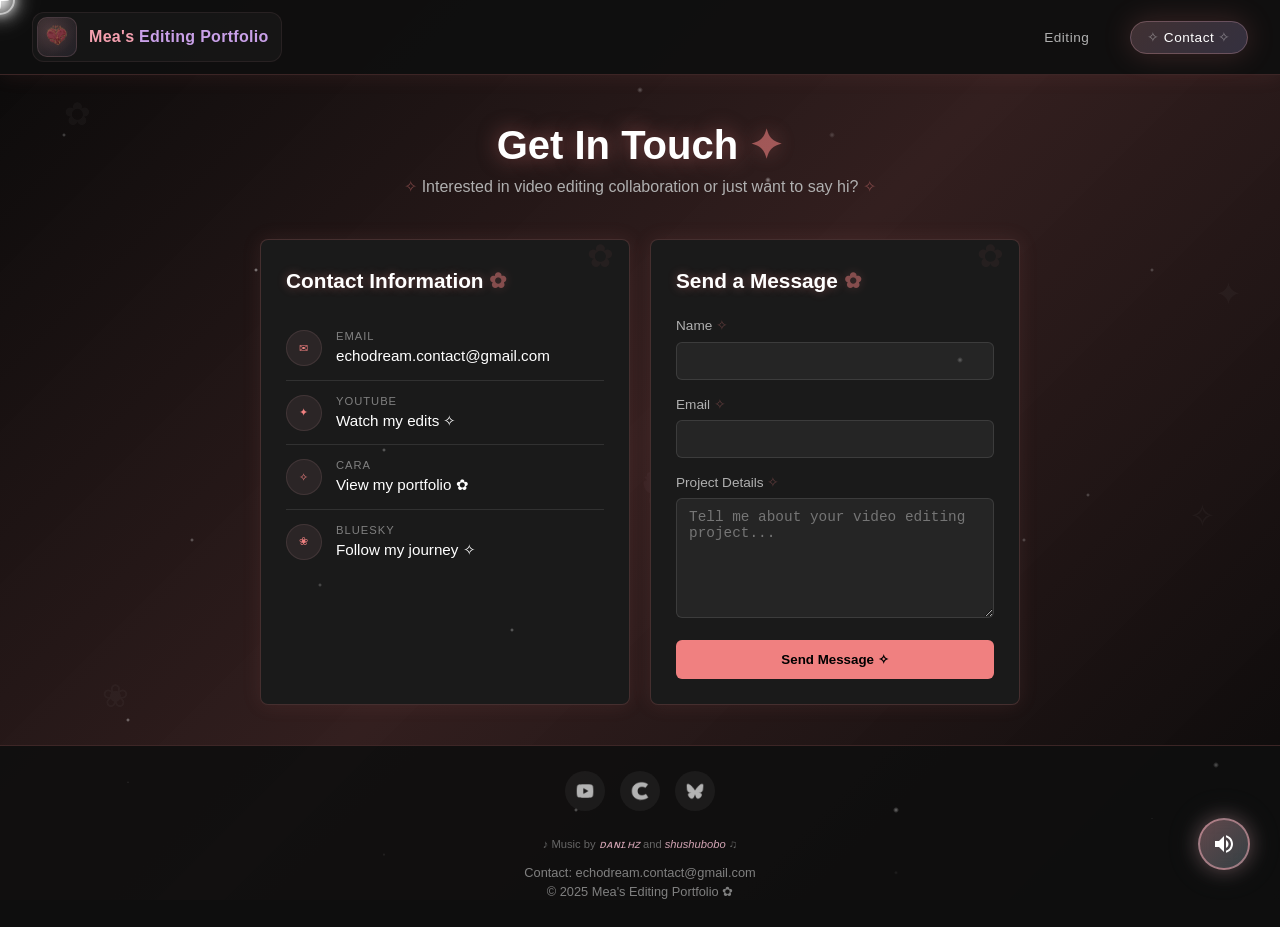
<file: contact.html>
<!DOCTYPE html>
<html lang="en">
<head>
    <meta charset="UTF-8">
    <meta name="viewport" content="width=device-width, initial-scale=1.0">
    <meta name="description" content="Contact Mea - Video Editor">
    <title>Contact - Mea's Editing Portfolio</title>
    <link rel="icon" type="image/png" href="heart6.png" />
    <style>
        :root { --bg: #0a0a0a; --bg2: #1a1a1a; --text: #fff; --text2: #b0b0b0; --accent: #f08080; --border: rgba(255,255,255,0.1); }
        * { margin: 0; padding: 0; box-sizing: border-box; }
        body { font-family: 'Inter', sans-serif; background: var(--bg); color: var(--text); line-height: 1.5; overflow-x: hidden; cursor: none; }
        
        .custom-cursor { position: fixed; pointer-events: none; z-index: 999999; width: 20px; height: 20px; transform: translate(-50%, -50%); filter: drop-shadow(0 0 10px rgba(255,255,255,0.8)); }
        .custom-cursor::before, .custom-cursor::after { content: ''; position: absolute; top: 50%; left: 50%; transform: translate(-50%, -50%); background: white; border-radius: 50%; box-shadow: 0 0 10px 2px rgba(255,255,255,0.9), 0 0 20px 6px rgba(255,255,255,0.5); }
        .custom-cursor::before { width: 18px; height: 2px; }
        .custom-cursor::after { width: 2px; height: 18px; }
        .cursor-sparkle-ring { position: fixed; pointer-events: none; z-index: 999998; width: 30px; height: 30px; border: 2px solid rgba(255,255,255,0.6); border-radius: 50%; transform: translate(-50%, -50%); animation: cursorRingPulse 2s ease-in-out infinite; box-shadow: 0 0 10px rgba(255,255,255,0.4), inset 0 0 10px rgba(255,255,255,0.2); }
        @keyframes cursorRingPulse { 0%, 100% { transform: translate(-50%, -50%) scale(1); opacity: 0.6; } 50% { transform: translate(-50%, -50%) scale(1.3); opacity: 0.3; } }
        
        body::before { content: ''; position: fixed; top: 0; left: 0; width: 100%; height: 100%; pointer-events: none; z-index: 9999; background-image: radial-gradient(2px 2px at 20% 30%, rgba(255,255,255,0.6), transparent), radial-gradient(2px 2px at 40% 70%, rgba(255,255,255,0.4), transparent), radial-gradient(3px 3px at 60% 20%, rgba(255,255,255,0.5), transparent), radial-gradient(2px 2px at 80% 60%, rgba(255,255,255,0.3), transparent), radial-gradient(2px 2px at 10% 80%, rgba(255,255,255,0.5), transparent), radial-gradient(3px 3px at 70% 90%, rgba(255,255,255,0.4), transparent), radial-gradient(2px 2px at 30% 50%, rgba(255,255,255,0.4), transparent), radial-gradient(2px 2px at 90% 30%, rgba(255,255,255,0.3), transparent), radial-gradient(3px 3px at 50% 10%, rgba(255,255,255,0.3), transparent), radial-gradient(2px 2px at 15% 60%, rgba(255,255,255,0.4), transparent), radial-gradient(3px 3px at 75% 40%, rgba(255,255,255,0.3), transparent), radial-gradient(2px 2px at 45% 90%, rgba(255,255,255,0.4), transparent), radial-gradient(2px 2px at 5% 15%, rgba(255,255,255,0.3), transparent), radial-gradient(3px 3px at 95% 85%, rgba(255,255,255,0.3), transparent), radial-gradient(2px 2px at 55% 45%, rgba(255,255,255,0.2), transparent), radial-gradient(2px 2px at 25% 65%, rgba(255,255,255,0.3), transparent), radial-gradient(3px 3px at 65% 15%, rgba(255,255,255,0.2), transparent), radial-gradient(2px 2px at 85% 55%, rgba(255,255,255,0.3), transparent); animation: sparkleTwinkle 3s ease-in-out infinite; }
        @keyframes sparkleTwinkle { 0%, 100% { opacity: 0.2; } 50% { opacity: 0.8; } }
        
        .sparkle-particle { position: fixed; pointer-events: none; z-index: 99999; border-radius: 50%; background: radial-gradient(circle, rgba(255,255,255,1) 0%, rgba(255,255,255,0.8) 40%, transparent 70%); animation: particleFade 0.6s ease-out forwards; box-shadow: 0 0 6px 2px rgba(255,255,255,0.8), 0 0 12px 4px rgba(255,255,255,0.4); }
        @keyframes particleFade { 0% { transform: scale(0); opacity: 1; } 50% { transform: scale(1.5); opacity: 0.8; } 100% { transform: scale(0); opacity: 0; } }
        .sparkle-star { position: fixed; pointer-events: none; z-index: 99998; width: 4px; height: 4px; animation: starFade 0.7s ease-out forwards; }
        .sparkle-star::before, .sparkle-star::after { content: ''; position: absolute; top: 50%; left: 50%; transform: translate(-50%, -50%); background: white; border-radius: 50%; box-shadow: 0 0 4px 1px rgba(255,255,255,0.9); }
        .sparkle-star::before { width: 10px; height: 2px; }
        .sparkle-star::after { width: 2px; height: 10px; }
        @keyframes starFade { 0% { transform: scale(0) rotate(0deg); opacity: 1; } 100% { transform: scale(2) rotate(90deg); opacity: 0; } }
        .sparkle-diamond { position: fixed; pointer-events: none; z-index: 99997; width: 6px; height: 6px; background: white; transform: rotate(45deg); animation: diamondFade 0.5s ease-out forwards; box-shadow: 0 0 8px 2px rgba(255,255,255,0.7); }
        @keyframes diamondFade { 0% { transform: rotate(45deg) scale(0); opacity: 1; } 100% { transform: rotate(135deg) scale(2); opacity: 0; } }
        
        .floating-deco { position: fixed; pointer-events: none; z-index: 0; opacity: 0.03; font-size: 2rem; animation: float 20s ease-in-out infinite; }
        .floating-deco:nth-child(1) { top: 10%; left: 5%; animation-delay: 0s; }
        .floating-deco:nth-child(2) { top: 30%; right: 3%; animation-delay: -5s; }
        .floating-deco:nth-child(3) { bottom: 20%; left: 8%; animation-delay: -10s; }
        .floating-deco:nth-child(4) { bottom: 40%; right: 5%; animation-delay: -15s; }
        .floating-deco:nth-child(5) { top: 50%; left: 50%; animation-delay: -7s; font-size: 3rem; }
        @keyframes float { 0%, 100% { transform: translateY(0px) rotate(0deg); } 50% { transform: translateY(-20px) rotate(10deg); } }
        
        .background-video { position: fixed; top: 0; left: 0; width: 100%; height: 100%; z-index: -1; overflow: hidden; pointer-events: none; }
        .background-video iframe { position: absolute; top: 50%; left: 50%; width: 200vw; height: 200vh; transform: translate(-50%, -50%); pointer-events: none; border: none; filter: brightness(0.3); }
        .background-video::after { content: ''; position: absolute; top: 0; left: 0; width: 100%; height: 100%; background: linear-gradient(135deg, rgba(10,10,10,0.88) 0%, rgba(240,128,128,0.18) 50%, rgba(10,10,10,0.88) 100%); animation: glowPulse 8s ease-in-out infinite; }
        @keyframes glowPulse { 0%, 100% { opacity: 1; } 50% { opacity: 0.85; } }
        
        .HE { display: flex; justify-content: space-between; align-items: center; padding: 0.75rem 2rem; background: rgba(15,15,15,0.95); border-bottom: 1px solid rgba(240,128,128,0.2); position: sticky; top: 0; z-index: 1000; box-shadow: 0 0 20px rgba(240,128,128,0.1); }
        
        .logo-container { display: flex; align-items: center; gap: 12px; text-decoration: none; color: var(--text); padding: 4px 12px 4px 4px; border-radius: 12px; background: rgba(255,255,255,0.03); border: 1px solid rgba(255,182,193,0.08); transition: all 0.3s ease; position: relative; overflow: hidden; }
        .logo-container::before { content: ''; position: absolute; top: -50%; left: -50%; width: 200%; height: 200%; background: radial-gradient(circle at center, rgba(255,182,193,0.03), transparent 70%); opacity: 0; transition: opacity 0.5s ease; }
        .logo-container:hover::before { opacity: 1; }
        .logo-container:hover { border-color: rgba(255,182,193,0.2); transform: translateY(-1px); box-shadow: 0 4px 20px rgba(240,128,128,0.08); }
        .logo-img-wrapper { position: relative; width: 40px; height: 40px; border-radius: 10px; background: linear-gradient(135deg, rgba(255,182,193,0.12), rgba(200,180,255,0.08)); display: flex; align-items: center; justify-content: center; border: 1px solid rgba(255,182,193,0.15); flex-shrink: 0; overflow: hidden; }
        .logo-img-wrapper img { width: 100%; height: 100%; object-fit: contain; padding: 4px; filter: drop-shadow(0 2px 8px rgba(240,128,128,0.15)); animation: logoFloat 4s ease-in-out infinite; }
        @keyframes logoFloat { 0%, 100% { transform: translateY(0px) rotate(0deg); } 50% { transform: translateY(-3px) rotate(3deg); } }
        .logo-img-wrapper .logo-glow { position: absolute; inset: 0; border-radius: 10px; background: radial-gradient(circle at 30% 30%, rgba(255,182,193,0.1), transparent 70%); pointer-events: none; }
        .logo-text { font-weight: 600; font-size: 1rem; letter-spacing: 0.3px; position: relative; z-index: 1; }
        .logo-text .echo { color: #7ec8e3; } .logo-text .dream { color: #f5a0b0; } .logo-text .studio { color: #c9a0e8; } .logo-text .dot { color: var(--accent); opacity: 0.6; margin: 0 2px; }
        .logo-sparkle { position: absolute; font-size: 0.5rem; color: var(--accent); opacity: 0; animation: logoSparkle 3s ease-in-out infinite; }
        .logo-sparkle:nth-child(1) { top: -2px; right: -2px; animation-delay: 0s; }
        .logo-sparkle:nth-child(2) { bottom: -2px; left: -2px; animation-delay: 1.5s; }
        @keyframes logoSparkle { 0%, 100% { opacity: 0; transform: scale(0.5) rotate(0deg); } 50% { opacity: 0.8; transform: scale(1.2) rotate(30deg); } }
        
        .nav-links ul { display: flex; list-style: none; gap: 0.5rem; }
        .nav-links a { color: var(--text2); text-decoration: none; padding: 0.5rem 1rem; border-radius: 20px; font-size: 0.85rem; transition: all 0.3s ease; cursor: none; position: relative; font-weight: 500; letter-spacing: 0.5px; }
        .nav-links a::before { content: '✧ '; opacity: 0; transition: opacity 0.3s ease; }
        .nav-links a::after { content: ' ✧'; opacity: 0; transition: opacity 0.3s ease; }
        .nav-links a:hover::before, .nav-links a:hover::after, .nav-links a.current-page::before, .nav-links a.current-page::after { opacity: 0.4; }
        .nav-links a:hover, .nav-links a.current-page { color: #fff; background: linear-gradient(135deg, rgba(255,182,193,0.15), rgba(200,180,255,0.15)); box-shadow: 0 0 25px rgba(240,128,128,0.15); border: 1px solid rgba(255,182,193,0.15); transform: translateY(-1px); }
        .nav-links a.current-page { color: #fff; background: linear-gradient(135deg, rgba(255,182,193,0.2), rgba(200,180,255,0.2)); border-color: rgba(255,182,193,0.25); box-shadow: 0 0 30px rgba(240,128,128,0.2); }
        
        .contact-header { text-align: center; margin: 40px auto; padding: 0 20px; max-width: 600px; }
        .contact-header h1 { font-size: 2.5rem; font-weight: 700; text-shadow: 0 0 20px rgba(240,128,128,0.5); }
        .contact-header h1::after { content: ' ✦'; color: var(--accent); opacity: 0.6; }
        .contact-header p { color: var(--text2); }
        .contact-header p::before { content: '✧ '; color: var(--accent); opacity: 0.4; }
        .contact-header p::after { content: ' ✧'; color: var(--accent); opacity: 0.4; }
        
        .contact-section { max-width: 800px; margin: 0 auto 40px; padding: 0 20px; }
        .contact-grid { display: grid; grid-template-columns: repeat(auto-fit, minmax(300px, 1fr)); gap: 20px; }
        .contact-info, .contact-form { background: var(--bg2); border-radius: 8px; padding: 25px; border: 1px solid rgba(240,128,128,0.2); box-shadow: 0 0 20px rgba(240,128,128,0.1); position: relative; overflow: hidden; }
        .contact-info::before, .contact-form::before { content: '✿'; position: absolute; top: -8px; right: 15px; font-size: 2rem; opacity: 0.05; color: var(--accent); }
        .contact-info h2, .contact-form h2 { font-size: 1.3rem; margin-bottom: 20px; text-shadow: 0 0 10px rgba(240,128,128,0.4); }
        .contact-info h2::after, .contact-form h2::after { content: ' ✿'; color: var(--accent); opacity: 0.5; }
        
        .contact-method { display: flex; align-items: center; gap: 14px; padding: 12px 0; border-bottom: 1px solid var(--border); text-decoration: none; color: var(--text); transition: all 0.3s ease; cursor: none; position: relative; }
        .contact-method:hover { padding-left: 10px; color: var(--accent); }
        .contact-method:last-child { border-bottom: none; }
        
        .contact-icon { width: 36px; height: 36px; background: rgba(255,182,193,0.08); border-radius: 50%; display: flex; align-items: center; justify-content: center; font-size: 0.9rem; font-weight: 300; color: var(--accent); border: 1px solid rgba(255,182,193,0.1); flex-shrink: 0; transition: all 0.3s ease; }
        .contact-method:hover .contact-icon { background: rgba(255,182,193,0.15); border-color: rgba(255,182,193,0.25); transform: scale(1.05); }
        .contact-icon-text { font-size: 0.7rem; letter-spacing: 0.5px; color: var(--accent); }
        .contact-label { color: #808080; font-size: 0.7rem; text-transform: uppercase; letter-spacing: 1px; font-weight: 300; }
        .contact-value { font-weight: 500; font-size: 0.95rem; color: var(--text); }
        .contact-method:hover .contact-value { color: var(--accent); }
        .contact-method .method-sparkle { position: absolute; right: 0; opacity: 0; transition: all 0.3s ease; font-size: 0.6rem; color: var(--accent); }
        .contact-method:hover .method-sparkle { opacity: 0.5; transform: translateX(-5px); }
        
        .form-group { margin-bottom: 15px; }
        .form-label { display: block; color: var(--text2); font-size: 0.85rem; margin-bottom: 5px; }
        .form-label::after { content: ' ✧'; opacity: 0.3; color: var(--accent); }
        .form-input, .form-textarea { width: 100%; padding: 10px 12px; background: rgba(255,255,255,0.05); border: 1px solid var(--border); border-radius: 6px; color: var(--text); font-size: 0.9rem; transition: all 0.3s ease; cursor: none; }
        .form-input:focus, .form-textarea:focus { outline: none; border-color: var(--accent); box-shadow: 0 0 10px rgba(240,128,128,0.3); }
        .form-textarea { min-height: 120px; resize: vertical; }
        .form-submit { width: 100%; padding: 12px; background: var(--accent); color: #000; border: none; border-radius: 6px; font-weight: 600; cursor: none; transition: all 0.3s ease; }
        .form-submit:hover { background: #e07070; box-shadow: 0 0 20px rgba(240,128,128,0.4); }
        .form-status { margin-top: 10px; padding: 10px; border-radius: 6px; text-align: center; display: none; }
        .form-status.success { display: block; background: rgba(40,167,69,0.2); color: #28a745; border: 1px solid rgba(40,167,69,0.3); }
        .form-status.error { display: block; background: rgba(220,53,69,0.2); color: #dc3545; border: 1px solid rgba(220,53,69,0.3); }
        
        footer { background: rgba(15,15,15,0.9); padding: 25px 15px; margin-top: 40px; border-top: 1px solid rgba(240,128,128,0.2); text-align: center; position: relative; overflow: hidden; }
        footer::before { content: ''; position: absolute; top: 0; left: 0; width: 100%; height: 100%; pointer-events: none; z-index: 0; background-image: radial-gradient(1px 1px at 10% 20%, rgba(255,255,255,0.15), transparent), radial-gradient(1.5px 1.5px at 30% 60%, rgba(255,255,255,0.1), transparent), radial-gradient(1px 1px at 50% 30%, rgba(255,255,255,0.12), transparent), radial-gradient(2px 2px at 70% 70%, rgba(255,255,255,0.08), transparent), radial-gradient(1px 1px at 90% 40%, rgba(255,255,255,0.1), transparent); animation: footerSparkle 4s ease-in-out infinite; }
        @keyframes footerSparkle { 0%, 100% { opacity: 0.3; } 50% { opacity: 0.8; } }
        .socialIcons { display: flex; justify-content: center; gap: 15px; margin-bottom: 15px; flex-wrap: wrap; position: relative; z-index: 1; }
        .socialIcons a { width: 40px; height: 40px; background: rgba(255,255,255,0.05); border-radius: 50%; display: flex; align-items: center; justify-content: center; transition: all 0.3s ease; cursor: none; position: relative; }
        .socialIcons a:hover { background: rgba(240,128,128,0.2); transform: translateY(-3px); box-shadow: 0 5px 15px rgba(240,128,128,0.3); }
        .socialIcons a img { width: 20px; height: 20px; object-fit: contain; filter: brightness(0.7); transition: all 0.3s ease; }
        .socialIcons a:hover img { filter: brightness(1); }
        .music-credits { margin-top: 15px; padding: 10px; font-size: 0.7rem; color: #808080; position: relative; z-index: 1; }
        .music-credits a { color: #d4a5b5; text-decoration: none; font-style: italic; transition: all 0.3s ease; cursor: none; }
        .music-credits a:hover { color: #ffb6c1; text-shadow: 0 0 10px rgba(255,182,193,0.5); letter-spacing: 0.5px; }
        .music-credits span { color: #666; font-style: normal; }
        .Oo { color: #808080; font-size: 0.8rem; position: relative; z-index: 1; }
        .Oo a { color: #808080; text-decoration: none; }
        .Oo a:hover { color: var(--text); }
        .mobile-toggle { display: none; background: none; border: none; cursor: none; width: 40px; height: 40px; }
        .mobile-toggle span { display: block; width: 20px; height: 2px; background: var(--text); margin: 2px 0; }
        
        .sound-controls { position: fixed; bottom: 30px; right: 30px; z-index: 10000; display: flex; flex-direction: column; align-items: flex-end; gap: 10px; }
        .scroll-top { width: 48px; height: 48px; border-radius: 50%; background: rgba(240,128,128,0.12); border: 1px solid rgba(240,128,128,0.25); color: var(--text); font-size: 1.1rem; cursor: none; transition: all 0.4s cubic-bezier(0.34, 1.56, 0.64, 1); opacity: 0; transform: translateY(20px) scale(0.8); backdrop-filter: blur(10px); display: flex; align-items: center; justify-content: center; box-shadow: 0 0 15px rgba(240,128,128,0.08); }
        .scroll-top.visible { opacity: 1; transform: translateY(0) scale(1); }
        .scroll-top:hover { background: rgba(240,128,128,0.3); transform: scale(1.1) translateY(-3px); box-shadow: 0 0 30px rgba(240,128,128,0.3); border-color: var(--accent); }
        .sound-group { display: flex; align-items: center; gap: 8px; position: relative; }
        .shuffle-toggle { width: 40px; height: 40px; border-radius: 50%; background: rgba(255,182,193,0.15); border: 1px solid rgba(255,182,193,0.25); display: flex; align-items: center; justify-content: center; cursor: none; transition: all 0.3s ease; backdrop-filter: blur(10px); opacity: 0; transform: scale(0.8); pointer-events: none; }
        .shuffle-toggle.visible { opacity: 1; transform: scale(1); pointer-events: auto; }
        .shuffle-toggle:hover { background: rgba(255,182,193,0.3); transform: scale(1.1); }
        .shuffle-toggle svg { width: 16px; height: 16px; fill: #fff; }
        .shuffle-toggle.active { background: linear-gradient(135deg, rgba(255,182,193,0.5), rgba(173,216,230,0.4)); border-color: #ffb6c1; box-shadow: 0 0 20px rgba(255,182,193,0.4); animation: shuffleGlow 2s ease-in-out infinite; }
        @keyframes shuffleGlow { 0%, 100% { box-shadow: 0 0 15px rgba(255,182,193,0.3); } 50% { box-shadow: 0 0 30px rgba(255,182,193,0.6); } }
        .sound-wrapper { display: flex; flex-direction: column; align-items: center; position: relative; }
        .sound-toggle { width: 52px; height: 52px; border-radius: 50%; background: linear-gradient(135deg, rgba(255,182,193,0.35), rgba(173,216,230,0.25)); border: 2px solid rgba(255,182,193,0.5); display: flex; align-items: center; justify-content: center; cursor: none; transition: all 0.3s ease; box-shadow: 0 0 20px rgba(255,182,193,0.3), 0 0 40px rgba(173,216,230,0.1); backdrop-filter: blur(10px); position: relative; }
        .sound-toggle:hover { background: linear-gradient(135deg, rgba(255,182,193,0.55), rgba(173,216,230,0.4)); transform: scale(1.08); box-shadow: 0 0 30px rgba(255,182,193,0.5); }
        .sound-toggle svg { width: 24px; height: 24px; fill: #fff; }
        .volume-slider-container { width: 38px; height: 110px; background: rgba(20,20,25,0.92); border-radius: 19px; padding: 14px 8px; border: 1px solid rgba(255,182,193,0.15); box-shadow: 0 8px 32px rgba(0,0,0,0.4); opacity: 0; transition: all 0.35s cubic-bezier(0.34, 1.56, 0.64, 1); pointer-events: none; backdrop-filter: blur(16px); display: flex; flex-direction: column; align-items: center; justify-content: space-between; position: absolute; bottom: 62px; left: 50%; transform: translateX(-50%) translateY(12px) scale(0.92); }
        .volume-slider-container.visible { opacity: 1; transform: translateX(-50%) translateY(0) scale(1); pointer-events: auto; }
        .volume-slider-container .volume-label { font-size: 0.45rem; color: var(--text2); text-align: center; line-height: 1.2; letter-spacing: 0.5px; }
        .volume-slider-container .volume-label span:last-child { color: var(--accent); font-weight: 600; font-size: 0.7rem; display: block; margin-top: 2px; text-shadow: 0 0 20px rgba(240,128,128,0.2); }
        .volume-slider-vertical { -webkit-appearance: none; appearance: none; width: 100%; height: 100%; min-height: 50px; background: transparent; outline: none; cursor: none; writing-mode: bt-lr; transform: rotate(270deg); margin: 0 -18px; }
        .volume-slider-vertical::-webkit-slider-runnable-track { width: 100%; height: 4px; background: linear-gradient(to right, rgba(255,255,255,0.08), rgba(255,182,193,0.25), var(--accent)); border-radius: 4px; box-shadow: inset 0 0 20px rgba(240,128,128,0.05); }
        .volume-slider-vertical::-webkit-slider-thumb { -webkit-appearance: none; width: 16px; height: 16px; border-radius: 50%; background: radial-gradient(circle at 35% 35%, #fff, var(--accent)); cursor: none; box-shadow: 0 0 20px rgba(240,128,128,0.4), 0 0 40px rgba(240,128,128,0.1); transition: all 0.2s ease; margin-top: -6px; border: 2px solid rgba(255,255,255,0.25); }
        .volume-slider-vertical::-webkit-slider-thumb:hover { transform: scale(1.12); box-shadow: 0 0 30px rgba(240,128,128,0.6); }
        
        @media (max-width: 768px) {
            .mobile-toggle { display: flex !important; flex-direction: column; justify-content: center; align-items: center; }
            .nav-links { position: fixed; top: 0; right: -100%; width: 250px; height: 100vh; background: rgba(15,15,15,0.98); padding: 80px 15px 20px; transition: right 0.3s; z-index: 999; }
            .nav-links.active { right: 0; }
            .nav-links ul { flex-direction: column; }
            .nav-links li { width: 100%; list-style: none; }
            .nav-links a { display: block; padding: 12px 15px; }
            .scroll-top { width: 40px; height: 40px; font-size: 0.9rem; }
            .logo-img-wrapper { width: 34px; height: 34px; }
            .logo-img-wrapper img { padding: 3px; }
            .logo-text { font-size: 0.85rem; }
            .sound-controls { bottom: 20px; right: 20px; gap: 8px; }
            .sound-toggle { width: 44px; height: 44px; }
            .sound-toggle svg { width: 20px; height: 20px; }
            .shuffle-toggle { width: 34px; height: 34px; }
            .shuffle-toggle svg { width: 14px; height: 14px; }
            .volume-slider-container { width: 32px; height: 90px; padding: 10px 6px; bottom: 56px; }
            .volume-slider-vertical { margin: 0 -14px; min-height: 40px; }
            .floating-deco { display: none; }
            .contact-grid { grid-template-columns: 1fr; }
        }
    </style>
</head>
<body>
    <div class="floating-deco">✿</div>
    <div class="floating-deco">✦</div>
    <div class="floating-deco">❀</div>
    <div class="floating-deco">✧</div>
    <div class="floating-deco">🌸</div>
    
    <div id="youtube-bgm-player" style="position:fixed;bottom:-100px;right:-100px;width:1px;height:1px;opacity:0;pointer-events:none;z-index:-1;"></div>
    
    <div class="sound-controls">
        <button class="scroll-top" id="scroll-top" title="Scroll to top">↑</button>
        <div class="sound-group">
            <button class="shuffle-toggle" id="shuffle-toggle" title="Shuffle Music" style="display:none;">
                <svg viewBox="0 0 24 24"><path d="M10.59 9.17L5.41 4 4 5.41l5.17 5.17 1.42-1.41zM14.5 4l2.04 2.04L4 18.59 5.41 20 17.96 7.46 20 9.5V4h-5.5zm.33 9.41l-1.41 1.41 3.13 3.13L14.5 20H20v-5.5l-2.04 2.04-3.13-3.13z"/></svg>
            </button>
            <div class="sound-wrapper" id="sound-wrapper">
                <div class="volume-slider-container" id="volume-slider-container">
                    <div class="volume-label">
                        <span>♫</span>
                        <span id="volume-display">70%</span>
                    </div>
                    <input type="range" class="volume-slider-vertical" id="volume-slider" min="0" max="100" value="70">
                </div>
                <button class="sound-toggle" id="sound-toggle" title="Toggle Sound">
                    <svg id="sound-icon-on" viewBox="0 0 24 24"><path d="M3 9v6h4l5 5V4L7 9H3zm13.5 3c0-1.77-1.02-3.29-2.5-4.03v8.05c1.48-.73 2.5-2.25 2.5-4.02zM14 3.23v2.06c2.89.86 5 3.54 5 6.71s-2.11 5.85-5 6.71v2.06c4.01-.91 7-4.49 7-8.77s-2.99-7.86-7-8.77z"/></svg>
                    <svg id="sound-icon-off" viewBox="0 0 24 24" style="display:none"><path d="M16.5 12c0-1.77-1.02-3.29-2.5-4.03v2.21l2.45 2.45c.03-.2.05-.41.05-.63zm2.5 0c0 .94-.2 1.82-.54 2.64l1.51 1.51C20.63 14.91 21 13.5 21 12c0-4.28-2.99-7.86-7-8.77v2.06c2.89.86 5 3.54 5 6.71zM4.27 3L3 4.27 7.73 9H3v6h4l5 5v-6.73l4.25 4.25c-.67.52-1.42.93-2.25 1.18v2.06c1.38-.31 2.63-.95 3.69-1.81L19.73 21 21 19.73l-9-9L4.27 3zM12 4L9.91 6.09 12 8.18V4z"/></svg>
                </button>
            </div>
        </div>
    </div>
    
    <div class="background-video">
        <iframe src="https://www.youtube.com/embed/P8DQjFX8OB8?autoplay=1&mute=1&controls=0&loop=1&playlist=P8DQjFX8OB8&rel=0&showinfo=0&modestbranding=1&iv_load_policy=3&disablekb=1&fs=0&playsinline=1" frameborder="0" allow="autoplay; encrypted-media" allowfullscreen></iframe>
    </div>
    <div class="custom-cursor" id="custom-cursor"></div>
    <div class="cursor-sparkle-ring" id="cursor-ring"></div>
    
    <header>
        <div class="HE">
            <a href="index.html" class="logo-container">
                <div class="logo-img-wrapper">
                    <img src="heart6.png" alt="Mea" onerror="this.style.display='none';this.parentElement.innerHTML='<span class=logo-icon>✦</span>'">
                    <div class="logo-glow"></div>
                    <span class="logo-sparkle">✧</span>
                    <span class="logo-sparkle">✧</span>
                </div>
                <span class="logo-text">
                    <span class="dream">Mea's</span>
                    <span class="studio">Editing Portfolio</span>
                </span>
            </a>
            <nav class="nav-links" id="main-nav">
                <ul>
                    <li><a href="index.html">Editing</a></li>
                    <li><a href="contact.html" class="current-page">Contact</a></li>
                </ul>
            </nav>
            <button class="mobile-toggle" id="mobile-toggle"><span></span><span></span><span></span></button>
        </div>
    </header>

    <div class="contact-header">
        <h1>Get In Touch</h1>
        <p>Interested in video editing collaboration or just want to say hi?</p>
    </div>

    <main>
        <section class="contact-section">
            <div class="contact-grid">
                <div class="contact-info">
                    <h2>Contact Information</h2>
                    <a href="mailto:echodream.contact@gmail.com" class="contact-method">
                        <div class="contact-icon"><span class="contact-icon-text">✉</span></div>
                        <div><div class="contact-label">Email</div><div class="contact-value">echodream.contact@gmail.com</div></div>
                        <span class="method-sparkle">✦</span>
                    </a>
                    <a href="https://www.youtube.com/@fubiereal" target="_blank" class="contact-method">
                        <div class="contact-icon"><span class="contact-icon-text">✦</span></div>
                        <div><div class="contact-label">YouTube</div><div class="contact-value">Watch my edits ✧</div></div>
                        <span class="method-sparkle">✦</span>
                    </a>
                    <a href="https://cara.app/fubie/all" target="_blank" class="contact-method">
                        <div class="contact-icon"><span class="contact-icon-text">✧</span></div>
                        <div><div class="contact-label">Cara</div><div class="contact-value">View my portfolio ✿</div></div>
                        <span class="method-sparkle">✦</span>
                    </a>
                    <a href="https://bsky.app/profile/fubiem.bsky.social" target="_blank" class="contact-method">
                        <div class="contact-icon"><span class="contact-icon-text">❀</span></div>
                        <div><div class="contact-label">Bluesky</div><div class="contact-value">Follow my journey ✧</div></div>
                        <span class="method-sparkle">✦</span>
                    </a>
                </div>
                <div class="contact-form">
                    <h2>Send a Message</h2>
                    <form id="contact-form">
                        <div class="form-group"><label class="form-label">Name</label><input type="text" id="form-name" class="form-input" required></div>
                        <div class="form-group"><label class="form-label">Email</label><input type="email" id="form-email" class="form-input" required></div>
                        <div class="form-group"><label class="form-label">Project Details</label><textarea id="form-message" class="form-textarea" required placeholder="Tell me about your video editing project..."></textarea></div>
                        <button type="submit" class="form-submit">Send Message ✧</button>
                        <div id="form-status" class="form-status"></div>
                    </form>
                </div>
            </div>
        </section>
    </main>

    <footer>
        <div class="socialIcons">
            <a href="https://www.youtube.com/@fubiereal" target="_blank" title="YouTube"><img src="youtube.png" alt="YouTube" onerror="this.style.display='none'"></a>
            <a href="https://cara.app/fubie/all" target="_blank" title="Cara"><img src="cara.png" alt="Cara" onerror="this.style.display='none'"></a>
            <a href="https://bsky.app/profile/fubiem.bsky.social" target="_blank" title="Bluesky"><img src="bluesky.png" alt="Bluesky" onerror="this.style.display='none'"></a>
        </div>
        <div class="music-credits">
            <span>♪ Music by</span>
            <a href="https://www.youtube.com/@dani_hz" target="_blank">ᴅᴀɴɪ.ʜᴢ</a>
            <span>and</span>
            <a href="https://www.youtube.com/@shushubobo" target="_blank">shushubobo</a>
            <span>♫</span>
        </div>
        <div class="Oo"><p>Contact: <a href="mailto:echodream.contact@gmail.com">echodream.contact@gmail.com</a></p><p>© 2025 Mea's Editing Portfolio ✿</p></div>
    </footer>

    <script src="https://www.youtube.com/iframe_api"></script>
    <script>
        let youtubePlayer = null;
        let bgmEnabled = true;
        let shuffleEnabled = false;
        let isPlayerReady = false;
        let pendingSeekTime = 0;
        let playlistVideos = [];
        let currentVideoIndex = 0;
        let clickAudioContext = null;
        let userVolume = 70;

        const PLAYLIST_ID = 'PLBhmJvLFkdXI';

        const savedVolume = localStorage.getItem('echodream_volume');
        if (savedVolume !== null) userVolume = parseInt(savedVolume);
        const savedSoundState = localStorage.getItem('echodream_sound_enabled');
        if (savedSoundState !== null) bgmEnabled = savedSoundState === 'true';
        const savedShuffleState = localStorage.getItem('echodream_shuffle_enabled');
        if (savedShuffleState !== null) shuffleEnabled = savedShuffleState === 'true';
        const savedVideoTime = parseFloat(localStorage.getItem('echodream_bgm_time') || '0');
        const savedVideoIndex = parseInt(localStorage.getItem('echodream_bgm_index') || '0');
        currentVideoIndex = savedVideoIndex;

        function onYouTubeIframeAPIReady() {
            youtubePlayer = new YT.Player('youtube-bgm-player', {
                height: '1', width: '1',
                playerVars: {
                    autoplay: 0, controls: 0, disablekb: 1, fs: 0, iv_load_policy: 3,
                    listType: 'playlist', list: PLAYLIST_ID, index: savedVideoIndex, loop: 1,
                    modestbranding: 1, rel: 0, showinfo: 0, volume: Math.round(userVolume)
                },
                events: { onReady: onPlayerReady, onStateChange: onPlayerStateChange }
            });
        }

        function onPlayerReady(event) {
            isPlayerReady = true;
            applySoundState(); applyShuffleState();
            event.target.setVolume(Math.round(userVolume));
            document.getElementById('volume-slider').value = userVolume;
            document.getElementById('volume-display').textContent = userVolume + '%';
            try { playlistVideos = event.target.getPlaylist(); } catch(e) {}
            if (savedVideoTime > 1) pendingSeekTime = savedVideoTime;
            if (bgmEnabled && !document.hidden) {
                setTimeout(() => { if (youtubePlayer && bgmEnabled) { youtubePlayer.unMute(); youtubePlayer.playVideo(); } }, 2000);
            } else { event.target.pauseVideo(); event.target.mute(); }
            document.getElementById('shuffle-toggle').style.display = 'flex';
            setInterval(() => { if (bgmEnabled && !document.hidden && isPlayerReady) savePlaybackPosition(); }, 2000);
        }

        function onPlayerStateChange(event) {
            if (event.data === YT.PlayerState.PLAYING) {
                if (pendingSeekTime > 0) { setTimeout(() => { try { if (youtubePlayer && pendingSeekTime > 0) { youtubePlayer.seekTo(pendingSeekTime, true); pendingSeekTime = 0; } } catch(e) {} }, 800); }
                if (document.hidden || !bgmEnabled) event.target.pauseVideo();
            }
            if (event.data === YT.PlayerState.ENDED) {
                localStorage.setItem('echodream_bgm_time', '0'); pendingSeekTime = 0;
                if (bgmEnabled && !document.hidden) { if (shuffleEnabled) setTimeout(playRandomVideo, 500); else setTimeout(playNextVideo, 500); }
                else event.target.pauseVideo();
            }
            if (event.data === YT.PlayerState.PAUSED) savePlaybackPosition();
            if (event.data === YT.PlayerState.CUED) savePlaybackPosition();
        }

        function playNextVideo() {
            if (!youtubePlayer || !isPlayerReady) return;
            try { currentVideoIndex = (currentVideoIndex + 1) % playlistVideos.length; localStorage.setItem('echodream_bgm_index', currentVideoIndex); localStorage.setItem('echodream_bgm_time', '0'); youtubePlayer.nextVideo(); } catch(e) {}
        }

        function playRandomVideo() {
            if (!youtubePlayer || !isPlayerReady) return;
            try { if (playlistVideos.length > 1) { let ri; do { ri = Math.floor(Math.random() * playlistVideos.length); } while (ri === currentVideoIndex && playlistVideos.length > 1); currentVideoIndex = ri; localStorage.setItem('echodream_bgm_index', ri); localStorage.setItem('echodream_bgm_time', '0'); youtubePlayer.playVideoAt(ri); } else youtubePlayer.nextVideo(); } catch(e) { youtubePlayer.nextVideo(); }
        }

        function savePlaybackPosition() {
            if (youtubePlayer && isPlayerReady) { try { const t = youtubePlayer.getCurrentTime(); const i = youtubePlayer.getPlaylistIndex(); if (t > 0.5) localStorage.setItem('echodream_bgm_time', t); if (i >= 0) { localStorage.setItem('echodream_bgm_index', i); currentVideoIndex = i; } } catch(e) {} }
        }

        function applySoundState() {
            const on = document.getElementById('sound-icon-on'), off = document.getElementById('sound-icon-off');
            if (bgmEnabled) { if(on) on.style.display='block'; if(off) off.style.display='none'; } else { if(on) on.style.display='none'; if(off) off.style.display='block'; }
        }

        function applyShuffleState() {
            const btn = document.getElementById('shuffle-toggle');
            if (btn) { if (shuffleEnabled) btn.classList.add('active'); else btn.classList.remove('active'); }
        }

        document.addEventListener('DOMContentLoaded', function() {
            const customCursor = document.getElementById('custom-cursor');
            const cursorRing = document.getElementById('cursor-ring');
            class SparkleTrail { constructor(){this.particles=[];this.trailInterval=15;this.lastTrailTime=0;this.mouseX=0;this.mouseY=0;} init(){document.addEventListener('mousemove',(e)=>{this.mouseX=e.clientX;this.mouseY=e.clientY;customCursor.style.left=e.clientX+'px';customCursor.style.top=e.clientY+'px';cursorRing.style.left=e.clientX+'px';cursorRing.style.top=e.clientY+'px';const now=performance.now();if(now-this.lastTrailTime>this.trailInterval){this.lastTrailTime=now;this.createTrailParticle(e.clientX,e.clientY);if(Math.random()>0.6)this.createTrailParticle(e.clientX+(Math.random()-0.5)*10,e.clientY+(Math.random()-0.5)*10);}});document.addEventListener('click',(e)=>{for(let i=0;i<15;i++)this.createBurstParticle(e.clientX,e.clientY);});} createTrailParticle(x,y){const el=document.createElement('div');const size=1.5+Math.random()*4;const colors=['#fff','#ffe8f0','#ffd1dc','#ffb6c1','#f08080','#e8b4c8','#c9a0e8','#7ec8e3'];const color=colors[Math.floor(Math.random()*colors.length)];el.style.cssText=`position:fixed;pointer-events:none;z-index:99995;width:${size}px;height:${size}px;border-radius:50%;background:${color};left:${x-size/2}px;top:${y-size/2}px;opacity:1;box-shadow:0 0 ${size*4}px ${color}50,0 0 ${size*8}px ${color}25;transition:none;will-change:transform,opacity;`;document.body.appendChild(el);const dx=(Math.random()-0.5)*3,dy=(Math.random()-0.5)*3-1.5;const st=performance.now(),dur=800+Math.random()*500;const animate=(time)=>{const p=(time-st)/dur;if(p>=1){if(el.parentNode)el.remove();return;}const ease=1-Math.pow(1-p,2);const cx=x+dx*p*50,cy=y+dy*p*50-p*35;const sc=(0.2+Math.random()*0.3)*(1+p*0.9);const op=1-Math.pow(p,1.4);el.style.transform=`translate(${cx-x}px,${cy-y}px) scale(${sc})`;el.style.opacity=Math.max(0,op);requestAnimationFrame(animate);};requestAnimationFrame(animate);} createBurstParticle(x,y){const el=document.createElement('div');const size=2+Math.random()*6;const colors=['#fff','#ffe8f0','#ffd1dc','#ffb6c1','#f08080','#e8b4c8','#c9a0e8','#7ec8e3','#ffc0cb'];const color=colors[Math.floor(Math.random()*colors.length)];const angle=Math.random()*Math.PI*2,speed=2+Math.random()*6;el.style.cssText=`position:fixed;pointer-events:none;z-index:99995;width:${size}px;height:${size}px;border-radius:50%;background:${color};left:${x-size/2}px;top:${y-size/2}px;opacity:1;box-shadow:0 0 ${size*5}px ${color}60,0 0 ${size*10}px ${color}30;transition:none;will-change:transform,opacity;`;document.body.appendChild(el);const dx=Math.cos(angle)*speed,dy=Math.sin(angle)*speed;const st=performance.now(),dur=900+Math.random()*500;const animate=(time)=>{const p=(time-st)/dur;if(p>=1){if(el.parentNode)el.remove();return;}const ease=1-Math.pow(1-p,1.5);const cx=x+dx*p*70,cy=y+dy*p*70-p*20;const sc=0.3+p*0.8;const op=1-Math.pow(p,1.2);el.style.transform=`translate(${cx-x}px,${cy-y}px) scale(${sc})`;el.style.opacity=Math.max(0,op);requestAnimationFrame(animate);};requestAnimationFrame(animate);} }
            const sparkleTrail = new SparkleTrail();
            sparkleTrail.init();

            const SparkleSystem = { enabled:true, lastSparkleTime:0, sparkleInterval:60, lastMousePosition:null, init(){document.addEventListener('mousemove',(e)=>this.onMouseMove(e));document.addEventListener('touchmove',(e)=>this.onTouchMove(e),{passive:true});setInterval(()=>{if(this.enabled&&this.lastMousePosition){this.createSparkle(this.lastMousePosition.x,this.lastMousePosition.y);if(Math.random()>0.5)this.createSparkle(this.lastMousePosition.x+(Math.random()-0.5)*80,this.lastMousePosition.y+(Math.random()-0.5)*80);}},200);setInterval(()=>{if(Math.random()>0.3){const x=Math.random()*innerWidth,y=Math.random()*innerHeight;this.createSparkle(x,y);}},800);}, onMouseMove(e){this.lastMousePosition={x:e.clientX,y:e.clientY};const now=performance.now();if(now-this.lastSparkleTime<this.sparkleInterval)return;this.lastSparkleTime=now;const bc=1+Math.floor(Math.random()*2);for(let i=0;i<bc;i++)this.createSparkle(e.clientX,e.clientY);}, onTouchMove(e){if(e.touches&&e.touches.length>0)this.lastMousePosition={x:e.touches[0].clientX,y:e.touches[0].clientY};}, createSparkle(x,y){const existing=document.querySelectorAll('.sparkle-particle,.sparkle-star,.sparkle-diamond');if(existing.length>50)return;const t=Math.random();if(t<0.35)this.createParticle(x,y);else if(t<0.65)this.createStar(x,y);else this.createDiamond(x,y);}, createParticle(x,y){const p=document.createElement('div');p.className='sparkle-particle';const s=2+Math.random()*3,a=Math.random()*Math.PI*2,d=Math.random()*30;p.style.left=(x+Math.cos(a)*d)+'px';p.style.top=(y+Math.sin(a)*d)+'px';p.style.width=s+'px';p.style.height=s+'px';document.body.appendChild(p);setTimeout(()=>{if(p.parentNode)p.remove();},500);}, createStar(x,y){const s=document.createElement('div');s.className='sparkle-star';const sz=3+Math.random()*3,a=Math.random()*Math.PI*2,d=Math.random()*30;s.style.left=(x+Math.cos(a)*d)+'px';s.style.top=(y+Math.sin(a)*d)+'px';s.style.width=sz+'px';s.style.height=sz+'px';document.body.appendChild(s);setTimeout(()=>{if(s.parentNode)s.remove();},600);}, createDiamond(x,y){const d=document.createElement('div');d.className='sparkle-diamond';const sz=3+Math.random()*2,a=Math.random()*Math.PI*2,dd=Math.random()*25;d.style.left=(x+Math.cos(a)*dd)+'px';d.style.top=(y+Math.sin(a)*dd)+'px';d.style.width=sz+'px';d.style.height=sz+'px';document.body.appendChild(d);setTimeout(()=>{if(d.parentNode)d.remove();},400);} };
            SparkleSystem.init();

            const volumeSlider = document.getElementById('volume-slider');
            const volumeDisplay = document.getElementById('volume-display');
            const volumeContainer = document.getElementById('volume-slider-container');
            const soundWrapper = document.getElementById('sound-wrapper');
            const shuffleBtn = document.getElementById('shuffle-toggle');
            let hoverTimeout;

            soundWrapper.addEventListener('mouseenter', function(){ clearTimeout(hoverTimeout); volumeContainer.classList.add('visible'); shuffleBtn.classList.add('visible'); });
            soundWrapper.addEventListener('mouseleave', function(){ hoverTimeout=setTimeout(()=>{ volumeContainer.classList.remove('visible'); shuffleBtn.classList.remove('visible'); },800); });
            volumeSlider.addEventListener('mouseenter', function(){ clearTimeout(hoverTimeout); volumeContainer.classList.add('visible'); shuffleBtn.classList.add('visible'); });
            volumeSlider.addEventListener('mouseleave', function(){ hoverTimeout=setTimeout(()=>{ volumeContainer.classList.remove('visible'); shuffleBtn.classList.remove('visible'); },800); });
            shuffleBtn.addEventListener('mouseenter', function(){ clearTimeout(hoverTimeout); shuffleBtn.classList.add('visible'); });
            shuffleBtn.addEventListener('mouseleave', function(){ hoverTimeout=setTimeout(()=>{ shuffleBtn.classList.remove('visible'); },800); });

            volumeSlider.addEventListener('input', function(){ const val=parseInt(this.value); userVolume=val; volumeDisplay.textContent=val+'%'; localStorage.setItem('echodream_volume',val); if(youtubePlayer&&isPlayerReady)youtubePlayer.setVolume(Math.round(val)); });

            document.getElementById('sound-toggle').addEventListener('click', function(e){ e.stopPropagation(); bgmEnabled=!bgmEnabled; localStorage.setItem('echodream_sound_enabled',bgmEnabled); applySoundState(); if(youtubePlayer){ if(bgmEnabled&&!document.hidden){ youtubePlayer.unMute(); youtubePlayer.setVolume(Math.round(userVolume)); youtubePlayer.playVideo(); } else { youtubePlayer.pauseVideo(); youtubePlayer.mute(); savePlaybackPosition(); } } });

            document.getElementById('shuffle-toggle').addEventListener('click', function(e){ e.stopPropagation(); shuffleEnabled=!shuffleEnabled; localStorage.setItem('echodream_shuffle_enabled',shuffleEnabled); applyShuffleState(); if(shuffleEnabled&&youtubePlayer&&isPlayerReady)playRandomVideo(); });

            window.addEventListener('beforeunload',()=>{ if(bgmEnabled)savePlaybackPosition(); if(youtubePlayer){try{youtubePlayer.pauseVideo();youtubePlayer.mute();}catch(e){}} });
            document.addEventListener('visibilitychange',()=>{ if(youtubePlayer&&isPlayerReady){ if(document.hidden){savePlaybackPosition();youtubePlayer.pauseVideo();}else{ if(bgmEnabled){setTimeout(()=>{youtubePlayer.unMute();youtubePlayer.setVolume(Math.round(userVolume));youtubePlayer.playVideo();},500);}else{youtubePlayer.pauseVideo();youtubePlayer.mute();} } } });

            function initClickAudio(){ if(!clickAudioContext)clickAudioContext=new(window.AudioContext||window.webkitAudioContext)(); if(clickAudioContext.state==='suspended')clickAudioContext.resume(); }
            document.addEventListener('click',(e)=>{ if(bgmEnabled&&e.target.closest('a,button,.contact-method,.form-submit,.socialIcons a,.skill-card')){ initClickAudio(); playCuteClick(); } });
            function playCuteClick(){ if(!clickAudioContext)return; const now=clickAudioContext.currentTime; const osc=clickAudioContext.createOscillator(); const gain=clickAudioContext.createGain(); osc.connect(gain); gain.connect(clickAudioContext.destination); osc.type='sine'; osc.frequency.setValueAtTime(880,now); osc.frequency.exponentialRampToValueAtTime(1320,now+0.04); osc.frequency.exponentialRampToValueAtTime(440,now+0.08); gain.gain.setValueAtTime(0.04,now); gain.gain.exponentialRampToValueAtTime(0.001,now+0.1); osc.start(now); osc.stop(now+0.1); }

            applySoundState(); applyShuffleState();
            document.getElementById('mobile-toggle').addEventListener('click',()=>{document.getElementById('main-nav').classList.toggle('active');});

            const scrollTopBtn=document.getElementById('scroll-top');
            window.addEventListener('scroll',()=>{if(window.scrollY>300)scrollTopBtn.classList.add('visible');else scrollTopBtn.classList.remove('visible');});
            scrollTopBtn.addEventListener('click',()=>{window.scrollTo({top:0,behavior:'smooth'});});

            document.getElementById('contact-form').addEventListener('submit',function(e){ e.preventDefault(); const name=document.getElementById('form-name').value; const email=document.getElementById('form-email').value; const message=document.getElementById('form-message').value; const statusEl=document.getElementById('form-status'); const formData=new FormData(); formData.append('name',name); formData.append('email',email); formData.append('message',message); formData.append('_subject',`New editing inquiry from ${name}`); formData.append('_captcha','false'); formData.append('_template','table'); statusEl.className='form-status'; statusEl.textContent='Sending...'; statusEl.style.display='block'; statusEl.style.color='#ffc107'; statusEl.style.background='rgba(255,193,7,0.2)'; statusEl.style.border='1px solid rgba(255,193,7,0.3)'; fetch('https://formsubmit.co/ajax/echodream.contact@gmail.com',{method:'POST',body:formData,headers:{'Accept':'application/json'}}).then(r=>r.json()).then(data=>{if(data.success){statusEl.className='form-status success';statusEl.textContent='Thank you! Your message has been sent successfully. ✧';this.reset();}else throw new Error('Failed');}).catch(error=>{const mailtoLink=`mailto:echodream.contact@gmail.com?subject=${encodeURIComponent('Editing Inquiry from '+name)}&body=${encodeURIComponent('Name: '+name+'\nEmail: '+email+'\n\nProject Details:\n'+message)}`;window.location.href=mailtoLink;statusEl.className='form-status success';statusEl.textContent='Opening email client... Your message is ready to send. ✿';setTimeout(()=>{this.reset();},3000);}); });
        });
    </script>
</body>
</html>
</file>
